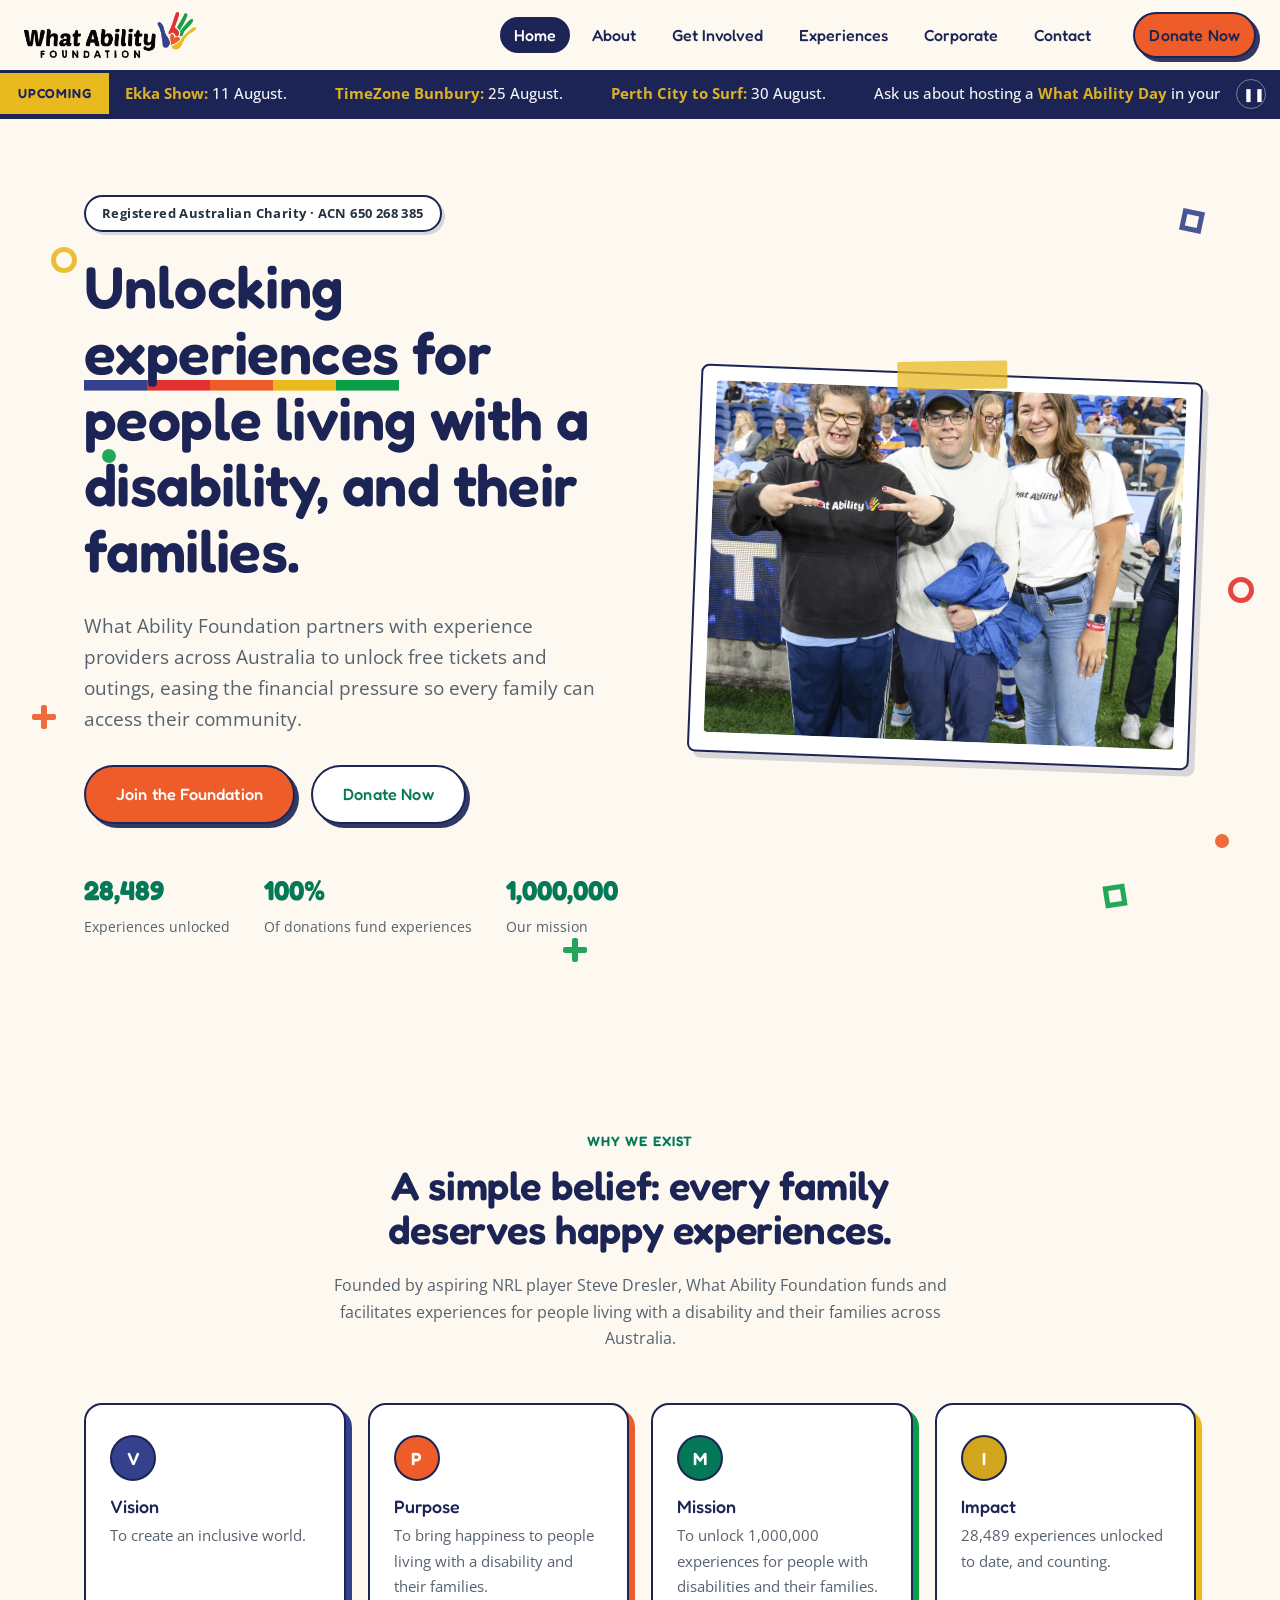
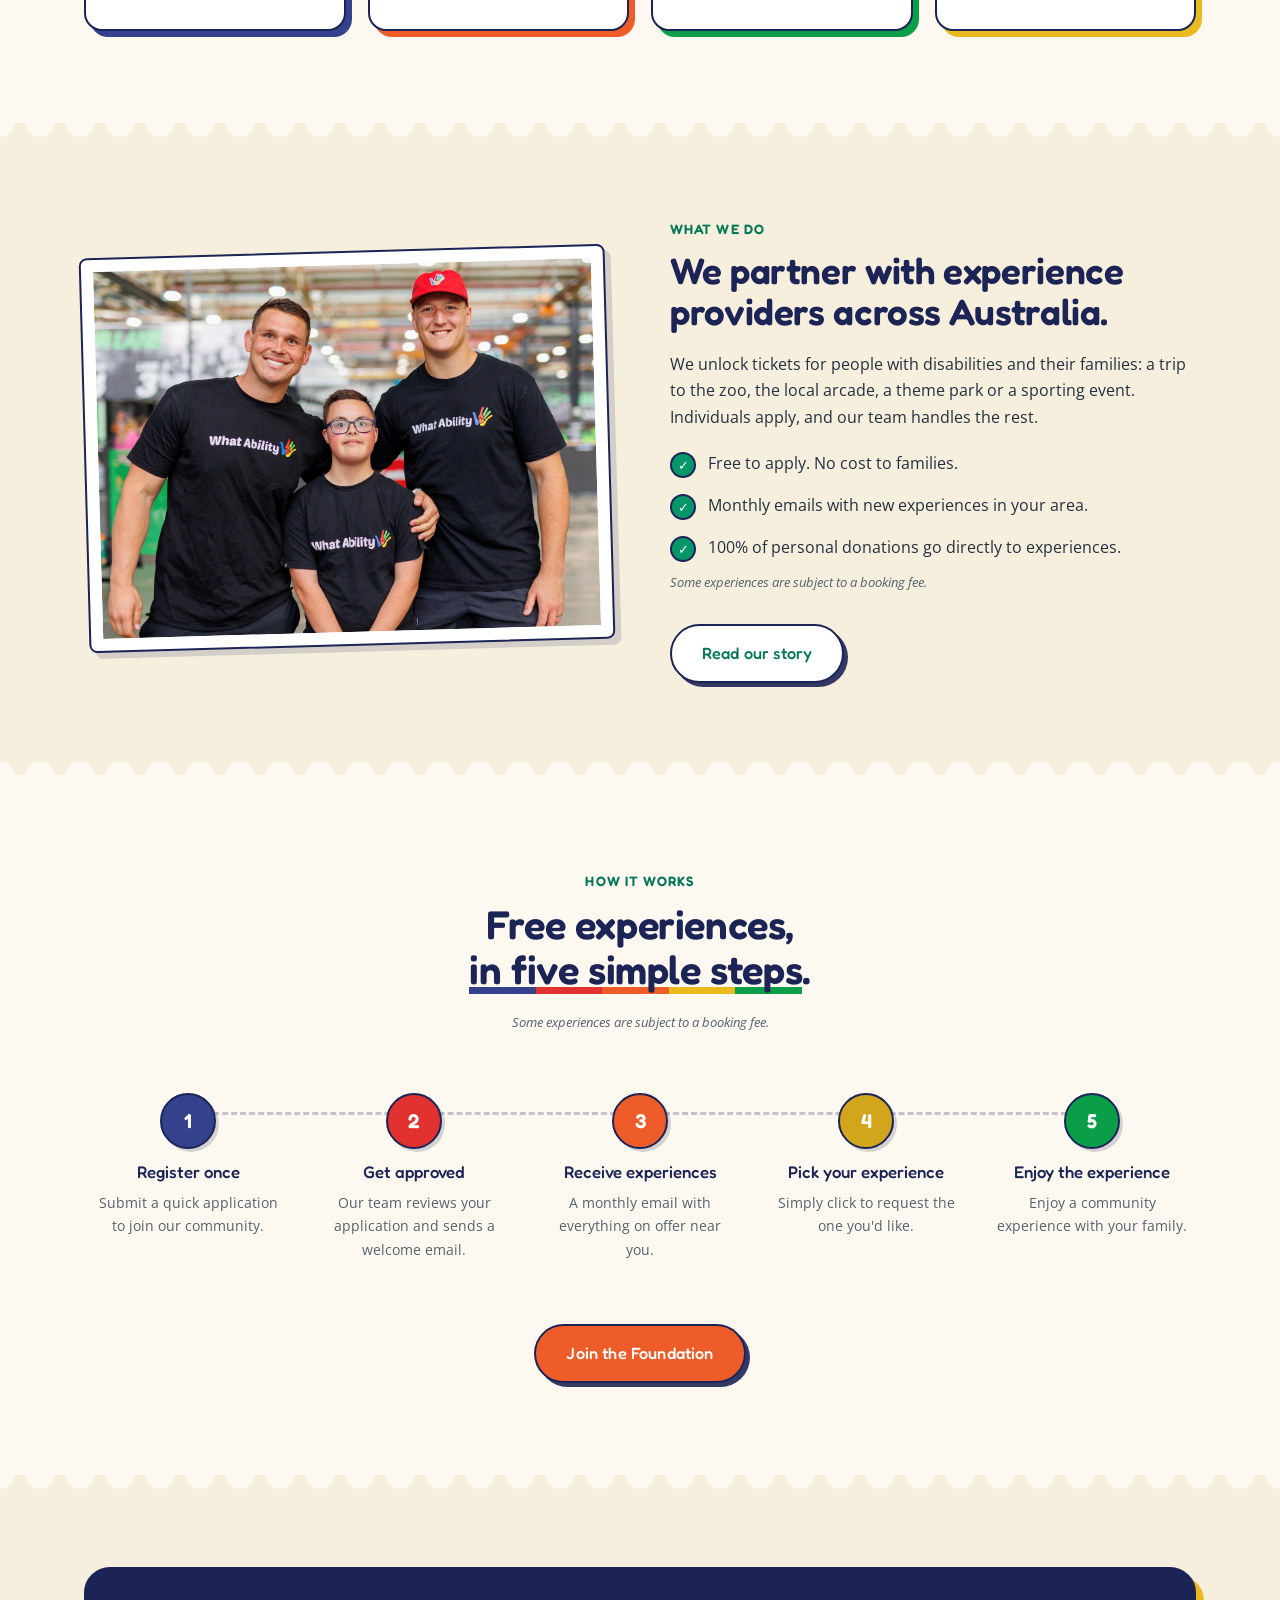
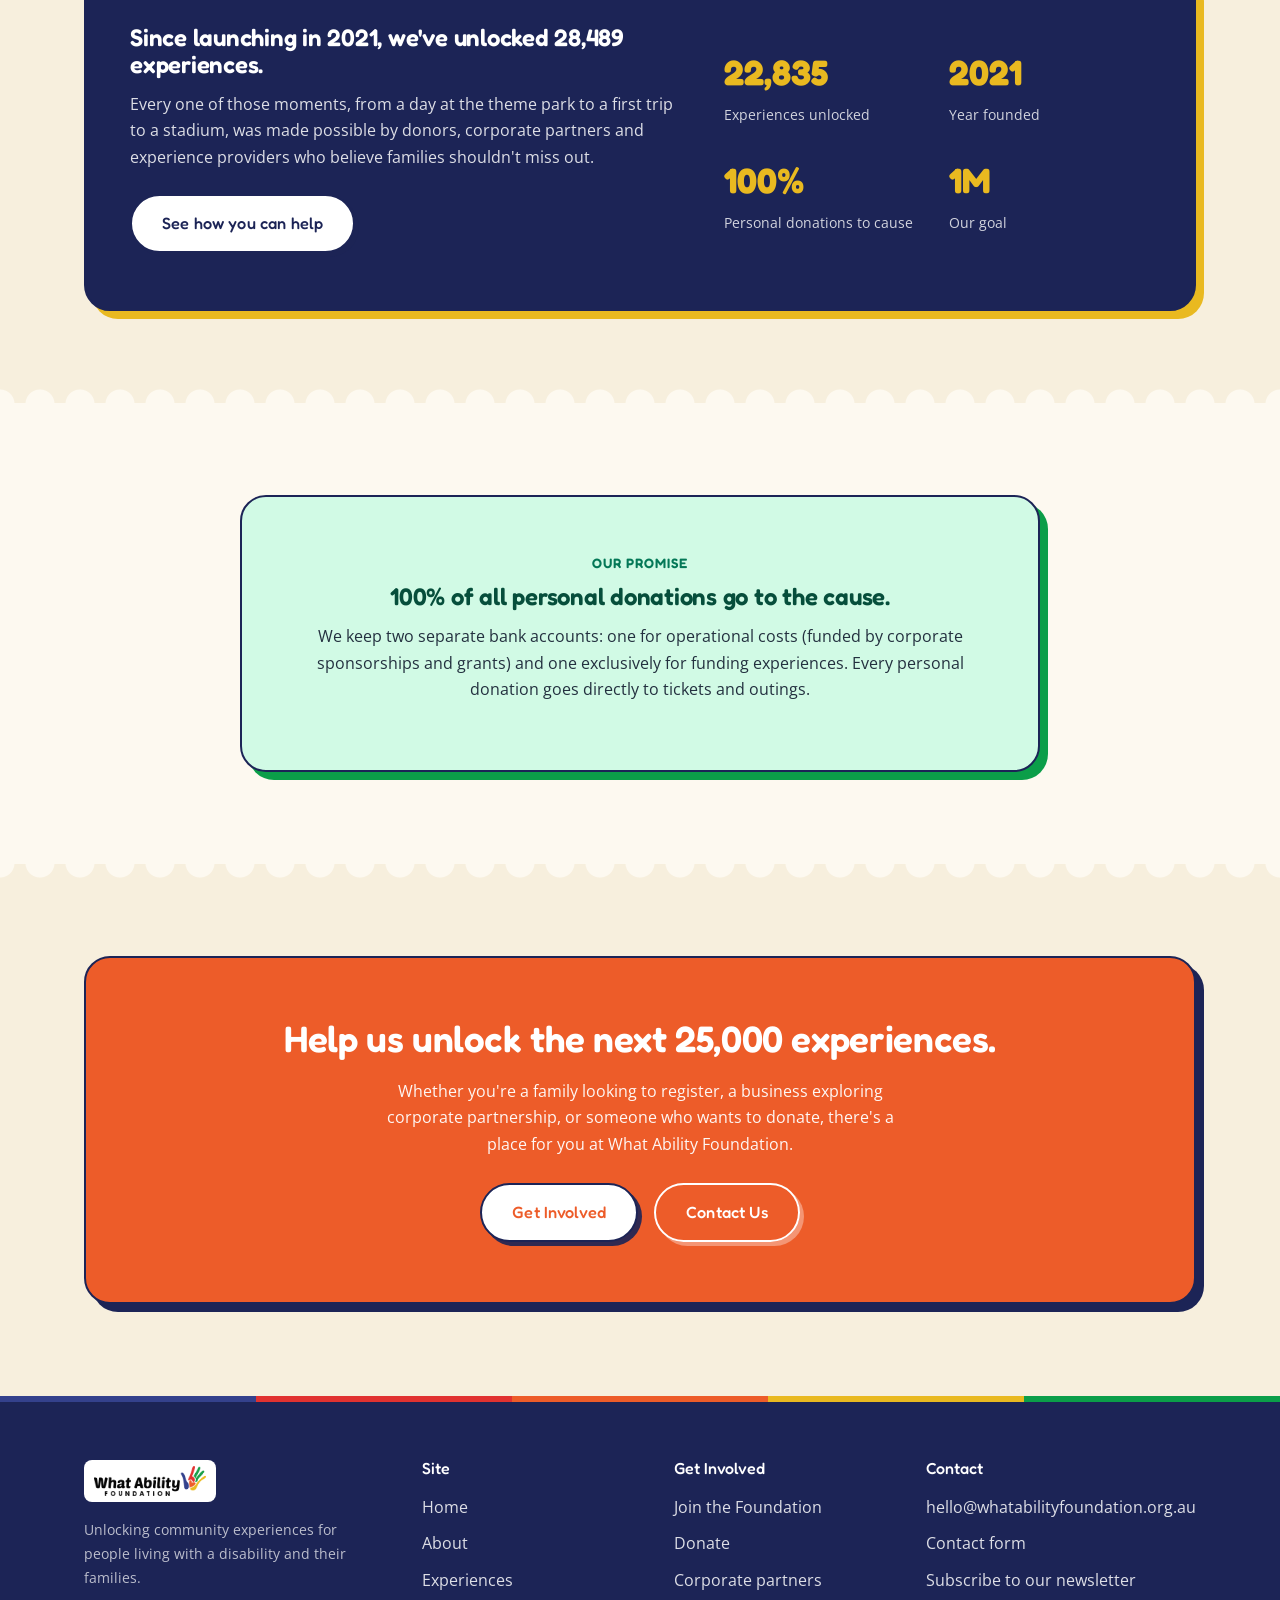
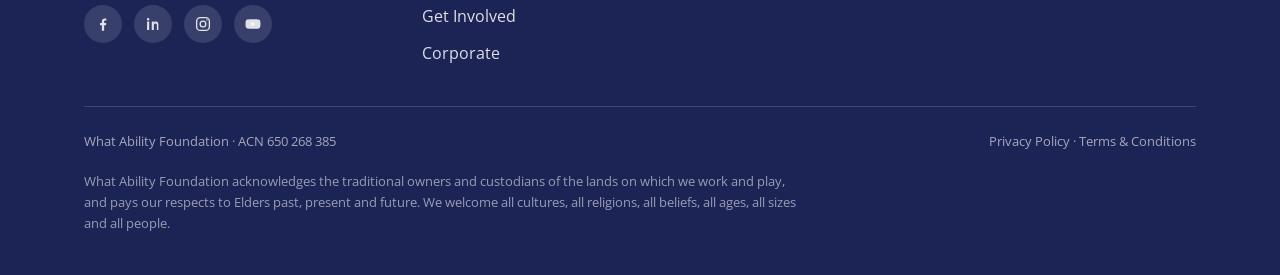
<file: Website-v2/index.html>
<!DOCTYPE html>
<html lang="en-AU">
<head>
<meta charset="UTF-8">
<meta name="viewport" content="width=device-width, initial-scale=1.0">
<title>What Ability Foundation | Unlocking Experiences</title>
<meta name="description" content="What Ability Foundation unlocks free community experiences for people living with a disability and their families across Australia. 100% of personal donations go to the cause.">
<link rel="preconnect" href="https://fonts.googleapis.com">
<link rel="preconnect" href="https://fonts.gstatic.com" crossorigin>
<link href="https://fonts.googleapis.com/css2?family=Fredoka:wght@400;500;600;700&family=Poppins:wght@600;700;800&family=Open+Sans:wght@400;500;600;700&display=swap" rel="stylesheet">
<link rel="icon" href="images/hand-icon.png" type="image/png">
<link rel="stylesheet" href="css/styles.css">
</head>
<body>
<a class="skip-link" href="#main">Skip to content</a>

<header class="site-header">
  <div class="header-inner">
    <a class="logo-link" href="index.html">
      <img src="images/logo-color.png" alt="What Ability Foundation logo">
    </a>
    <nav class="main-nav" aria-label="Primary">
      <ul>
        <li><a href="index.html" aria-current="page">Home</a></li>
        <li><a href="about.html">About</a></li>
        <li><a href="get-involved.html">Get Involved</a></li>
        <li><a href="experiences.html">Experiences</a></li>
        <li><a href="corporate.html">Corporate</a></li>
        <li><a href="contact.html">Contact</a></li>
      </ul>
      <a class="btn btn-primary" href="get-involved.html#donate">Donate Now</a>
    </nav>
    <button class="nav-toggle" aria-label="Open menu" aria-expanded="false">
      <svg viewBox="0 0 24 24" fill="none" stroke="currentColor" stroke-width="2"><line x1="3" y1="6" x2="21" y2="6"/><line x1="3" y1="12" x2="21" y2="12"/><line x1="3" y1="18" x2="21" y2="18"/></svg>
    </button>
  </div>

  <div class="events-ticker" role="region" aria-label="Upcoming events">
    <span class="ticker-label">Upcoming</span>
    <div class="ticker-track-wrap">
      <div class="ticker-track">
        <span><strong>Ekka Show:</strong> 11 August.</span>
        <span><strong>TimeZone Bunbury:</strong> 25 August.</span>
        <span><strong>Perth City to Surf:</strong> 30 August.</span>
        <span>Ask us about hosting a <strong>What Ability Day</strong> in your community.</span>
        <span><strong>28,489 experiences</strong> unlocked since 2021. Help us reach 1,000,000.</span>
        <span>Corporate partners, get in touch about 2026/27 sponsorship packages.</span>
        <!-- duplicate set for seamless loop -->
        <span><strong>Ekka Show:</strong> 11 August.</span>
        <span><strong>TimeZone Bunbury:</strong> 25 August.</span>
        <span><strong>Perth City to Surf:</strong> 30 August.</span>
        <span>Ask us about hosting a <strong>What Ability Day</strong> in your community.</span>
        <span><strong>28,489 experiences</strong> unlocked since 2021. Help us reach 1,000,000.</span>
        <span>Corporate partners, get in touch about 2026/27 sponsorship packages.</span>
      </div>
    </div>
    <button class="ticker-pause" aria-label="Pause events ticker">❚❚</button>
  </div>
</header>

<main id="main">

  <!-- HERO -->
  <section class="hero">
    <div class="hero-bg" aria-hidden="true">
      <span class="shape sh-ring float-1" style="top:14%; left:4%;"></span>
      <span class="shape sh-plus orange float-2" style="top:64%; left:2.5%;"></span>
      <span class="shape sh-dot green float-3" style="top:36%; left:8%;"></span>
      <span class="shape sh-square float-2" style="top:10%; right:6%;"></span>
      <span class="shape sh-dot orange float-1" style="top:78%; right:4%;"></span>
      <span class="shape sh-ring red float-3" style="top:50%; right:2%;"></span>
      <span class="shape sh-plus float-1" style="bottom:8%; left:44%;"></span>
      <span class="shape sh-square green float-3" style="bottom:14%; right:12%;"></span>
    </div>
    <div class="container hero-inner">
      <div>
        <span class="hero-eyebrow">Registered Australian Charity · ACN 650 268 385</span>
        <h1>Unlocking <span class="hl">experiences</span> for people living with a disability, and their families.</h1>
        <p class="lead">What Ability Foundation partners with experience providers across Australia to unlock free tickets and outings, easing the financial pressure so every family can access their community.</p>
        <div class="hero-actions">
          <a class="btn btn-primary" href="get-involved.html#register">Join the Foundation</a>
          <a class="btn btn-secondary" href="get-involved.html#donate">Donate Now</a>
        </div>
        <div class="hero-stats">
          <div><strong class="count-up" data-count="28489">28,489</strong><span>Experiences unlocked</span></div>
          <div><strong>100%</strong><span>Of donations fund experiences</span></div>
          <div><strong>1,000,000</strong><span>Our mission</span></div>
        </div>
      </div>
      <div class="hero-media">
        <div class="polaroid">
          <span class="tape" aria-hidden="true"></span>
          <img src="images/waratahs-round-07.jpg" alt="What Ability Foundation participants at the NSW Waratahs round 07 game">
        </div>
      </div>
    </div>
  </section>

  <!-- VISION / PURPOSE / MISSION / IMPACT -->
  <section class="section">
    <div class="container">
      <div class="section-head">
        <span class="eyebrow">Why we exist</span>
        <h2>A simple belief: every family deserves happy experiences.</h2>
        <p>Founded by aspiring NRL player Steve Dresler, What Ability Foundation funds and facilitates experiences for people living with a disability and their families across Australia.</p>
      </div>
      <div class="mission-grid">
        <div class="mission-card">
          <div class="icon icon-chambray">V</div>
          <h3>Vision</h3>
          <p>To create an inclusive world.</p>
        </div>
        <div class="mission-card">
          <div class="icon icon-orange">P</div>
          <h3>Purpose</h3>
          <p>To bring happiness to people living with a disability and their families.</p>
        </div>
        <div class="mission-card">
          <div class="icon icon-green">M</div>
          <h3>Mission</h3>
          <p>To unlock 1,000,000 experiences for people with disabilities and their families.</p>
        </div>
        <div class="mission-card">
          <div class="icon icon-gold">I</div>
          <h3>Impact</h3>
          <p>28,489 experiences unlocked to date, and counting.</p>
        </div>
      </div>
    </div>
  </section>

  <!-- WHAT WE DO -->
  <section class="section section-alt scalloped scalloped-bottom">
    <div class="container feature-split">
      <div class="feature-media">
        <img src="images/what-we-do.jpg" alt="What Ability Foundation participants enjoying a community experience together">
      </div>
      <div>
        <span class="eyebrow">What we do</span>
        <h2>We partner with experience providers across Australia.</h2>
        <p>We unlock tickets for people with disabilities and their families: a trip to the zoo, the local arcade, a theme park or a sporting event. Individuals apply, and our team handles the rest.</p>
        <ul class="feature-list">
          <li><span class="check">✓</span><span>Free to apply. No cost to families.</span></li>
          <li><span class="check">✓</span><span>Monthly emails with new experiences in your area.</span></li>
          <li><span class="check">✓</span><span>100% of personal donations go directly to experiences.</span></li>
        </ul>
        <p class="fineprint">Some experiences are subject to a booking fee.</p>
        <div class="hero-actions">
          <a class="btn btn-secondary" href="about.html#story">Read our story</a>
        </div>
      </div>
    </div>
  </section>

  <!-- HOW IT WORKS -->
  <section class="section">
    <div class="container">
      <div class="section-head">
        <span class="eyebrow">How it works</span>
        <h2>Free experiences,<br><span class="hl">in five simple steps</span>.</h2>
        <p class="fineprint">Some experiences are subject to a booking fee.</p>
      </div>
      <div class="steps">
        <div class="step-card"><div class="step-num">1</div><h3>Register once</h3><p>Submit a quick application to join our community.</p></div>
        <div class="step-card"><div class="step-num">2</div><h3>Get approved</h3><p>Our team reviews your application and sends a welcome email.</p></div>
        <div class="step-card"><div class="step-num">3</div><h3>Receive experiences</h3><p>A monthly email with everything on offer near you.</p></div>
        <div class="step-card"><div class="step-num">4</div><h3>Pick your experience</h3><p>Simply click to request the one you'd like.</p></div>
        <div class="step-card"><div class="step-num">5</div><h3>Enjoy the experience</h3><p>Enjoy a community experience with your family.</p></div>
      </div>
      <div style="text-align:center; margin-top:40px;">
        <a class="btn btn-primary" href="get-involved.html#register">Join the Foundation</a>
      </div>
    </div>
  </section>

  <!-- IMPACT BAND -->
  <section class="section section-alt scalloped scalloped-bottom">
    <div class="container">
      <div class="impact-band">
        <div>
          <h2>Since launching in 2021, we've unlocked 28,489 experiences.</h2>
          <p>Every one of those moments, from a day at the theme park to a first trip to a stadium, was made possible by donors, corporate partners and experience providers who believe families shouldn't miss out.</p>
          <a class="btn btn-secondary" style="margin-top:8px;" href="get-involved.html">See how you can help</a>
        </div>
        <div class="impact-numbers">
          <div><strong class="count-up" data-count="28489">28,489</strong><span>Experiences unlocked</span></div>
          <div><strong>2021</strong><span>Year founded</span></div>
          <div><strong>100%</strong><span>Personal donations to cause</span></div>
          <div><strong>1M</strong><span>Our goal</span></div>
        </div>
      </div>
    </div>
  </section>

  <!-- PROMISE -->
  <section class="section">
    <div class="container">
      <div class="promise-card">
        <span class="eyebrow">Our promise</span>
        <h2>100% of all personal donations go to the cause.</h2>
        <p>We keep two separate bank accounts: one for operational costs (funded by corporate sponsorships and grants) and one exclusively for funding experiences. Every personal donation goes directly to tickets and outings.</p>
      </div>
    </div>
  </section>

  <!-- CTA -->
  <section class="section section-alt scalloped">
    <div class="container">
      <div class="cta-band">
        <h2>Help us unlock the next 25,000 experiences.</h2>
        <p>Whether you're a family looking to register, a business exploring corporate partnership, or someone who wants to donate, there's a place for you at What Ability Foundation.</p>
        <div class="cta-actions">
          <a class="btn btn-secondary" href="get-involved.html">Get Involved</a>
          <a class="btn btn-ghost" href="contact.html">Contact Us</a>
        </div>
      </div>
    </div>
  </section>

</main>

<footer class="site-footer">
  <div class="container">
    <div class="footer-grid">
      <div class="footer-about">
        <img class="footer-logo" src="images/logo-color.png" alt="What Ability Foundation logo">
        <p>Unlocking community experiences for people living with a disability and their families.</p>
        <div class="social-row">
          <a href="https://www.facebook.com/Whatabilityfoundation/" aria-label="Facebook"><svg viewBox="0 0 24 24" fill="currentColor"><path d="M13.5 21v-7.44h2.5l.37-2.9h-2.87V8.84c0-.84.23-1.41 1.44-1.41h1.54V4.84c-.27-.04-1.18-.11-2.24-.11-2.22 0-3.74 1.35-3.74 3.84v2.14H8v2.9h2.5V21h3z"/></svg></a>
          <a href="https://www.linkedin.com/company/what-ability-foundation/" aria-label="LinkedIn"><svg viewBox="0 0 24 24" fill="currentColor"><path d="M6.94 8.5H4.1V20h2.84V8.5zM5.52 4a1.65 1.65 0 1 0 0 3.3 1.65 1.65 0 0 0 0-3.3zM20 20h-2.83v-5.6c0-1.34-.03-3.06-1.87-3.06-1.87 0-2.16 1.46-2.16 2.96V20H10.3V8.5h2.72v1.57h.04c.38-.72 1.3-1.48 2.68-1.48 2.87 0 3.4 1.89 3.4 4.35V20z"/></svg></a>
          <a href="https://www.instagram.com/whatabilityfoundation" aria-label="Instagram"><svg viewBox="0 0 24 24" fill="none" stroke="currentColor" stroke-width="1.8" stroke-linecap="round" stroke-linejoin="round"><rect x="3.5" y="3.5" width="17" height="17" rx="5"/><circle cx="12" cy="12" r="3.8"/><circle cx="17.3" cy="6.7" r=".9" fill="currentColor" stroke="none"/></svg></a>
          <a href="https://www.youtube.com/@WhatAbilityFoundation/featured" aria-label="YouTube"><svg viewBox="0 0 24 24" fill="currentColor"><path d="M22 12c0-1.4-.1-2.8-.4-4.1a2.6 2.6 0 0 0-1.8-1.8C18 5.6 12 5.6 12 5.6s-6 0-7.8.5c-.9.2-1.6.9-1.8 1.8C2.1 9.2 2 10.6 2 12s.1 2.8.4 4.1c.2.9.9 1.6 1.8 1.8 1.8.5 7.8.5 7.8.5s6 0 7.8-.5c.9-.2 1.6-.9 1.8-1.8.3-1.3.4-2.7.4-4.1z"/><path d="M10 9.3v5.4l4.7-2.7z" fill="#fff"/></svg></a>
        </div>
      </div>
      <div>
        <h4>Site</h4>
        <ul>
          <li><a href="index.html">Home</a></li>
          <li><a href="about.html">About</a></li>
          <li><a href="experiences.html">Experiences</a></li>
          <li><a href="get-involved.html">Get Involved</a></li>
          <li><a href="corporate.html">Corporate</a></li>
        </ul>
      </div>
      <div>
        <h4>Get Involved</h4>
        <ul>
          <li><a href="get-involved.html#register">Join the Foundation</a></li>
          <li><a href="get-involved.html#donate">Donate</a></li>
          <li><a href="get-involved.html#partner">Corporate partners</a></li>
        </ul>
      </div>
      <div>
        <h4>Contact</h4>
        <ul>
          <li><a href="mailto:hello@whatabilityfoundation.org.au">hello@whatabilityfoundation.org.au</a></li>
          <li><a href="contact.html">Contact form</a></li>
          <li><a href="https://whatabilityfoundation.supporterhub.net.au/pages/expression-of-interest-copy" target="_blank" rel="noopener">Subscribe to our newsletter</a></li>
        </ul>
      </div>
    </div>
    <div class="footer-bottom">
      <span>What Ability Foundation · ACN 650 268 385</span>
      <span><a href="#">Privacy Policy</a> · <a href="#">Terms &amp; Conditions</a></span>
    </div>
    <p class="acknowledgement">What Ability Foundation acknowledges the traditional owners and custodians of the lands on which we work and play, and pays our respects to Elders past, present and future. We welcome all cultures, all religions, all beliefs, all ages, all sizes and all people.</p>
  </div>
</footer>

<script src="js/script.js"></script>
</body>
</html>
</file>
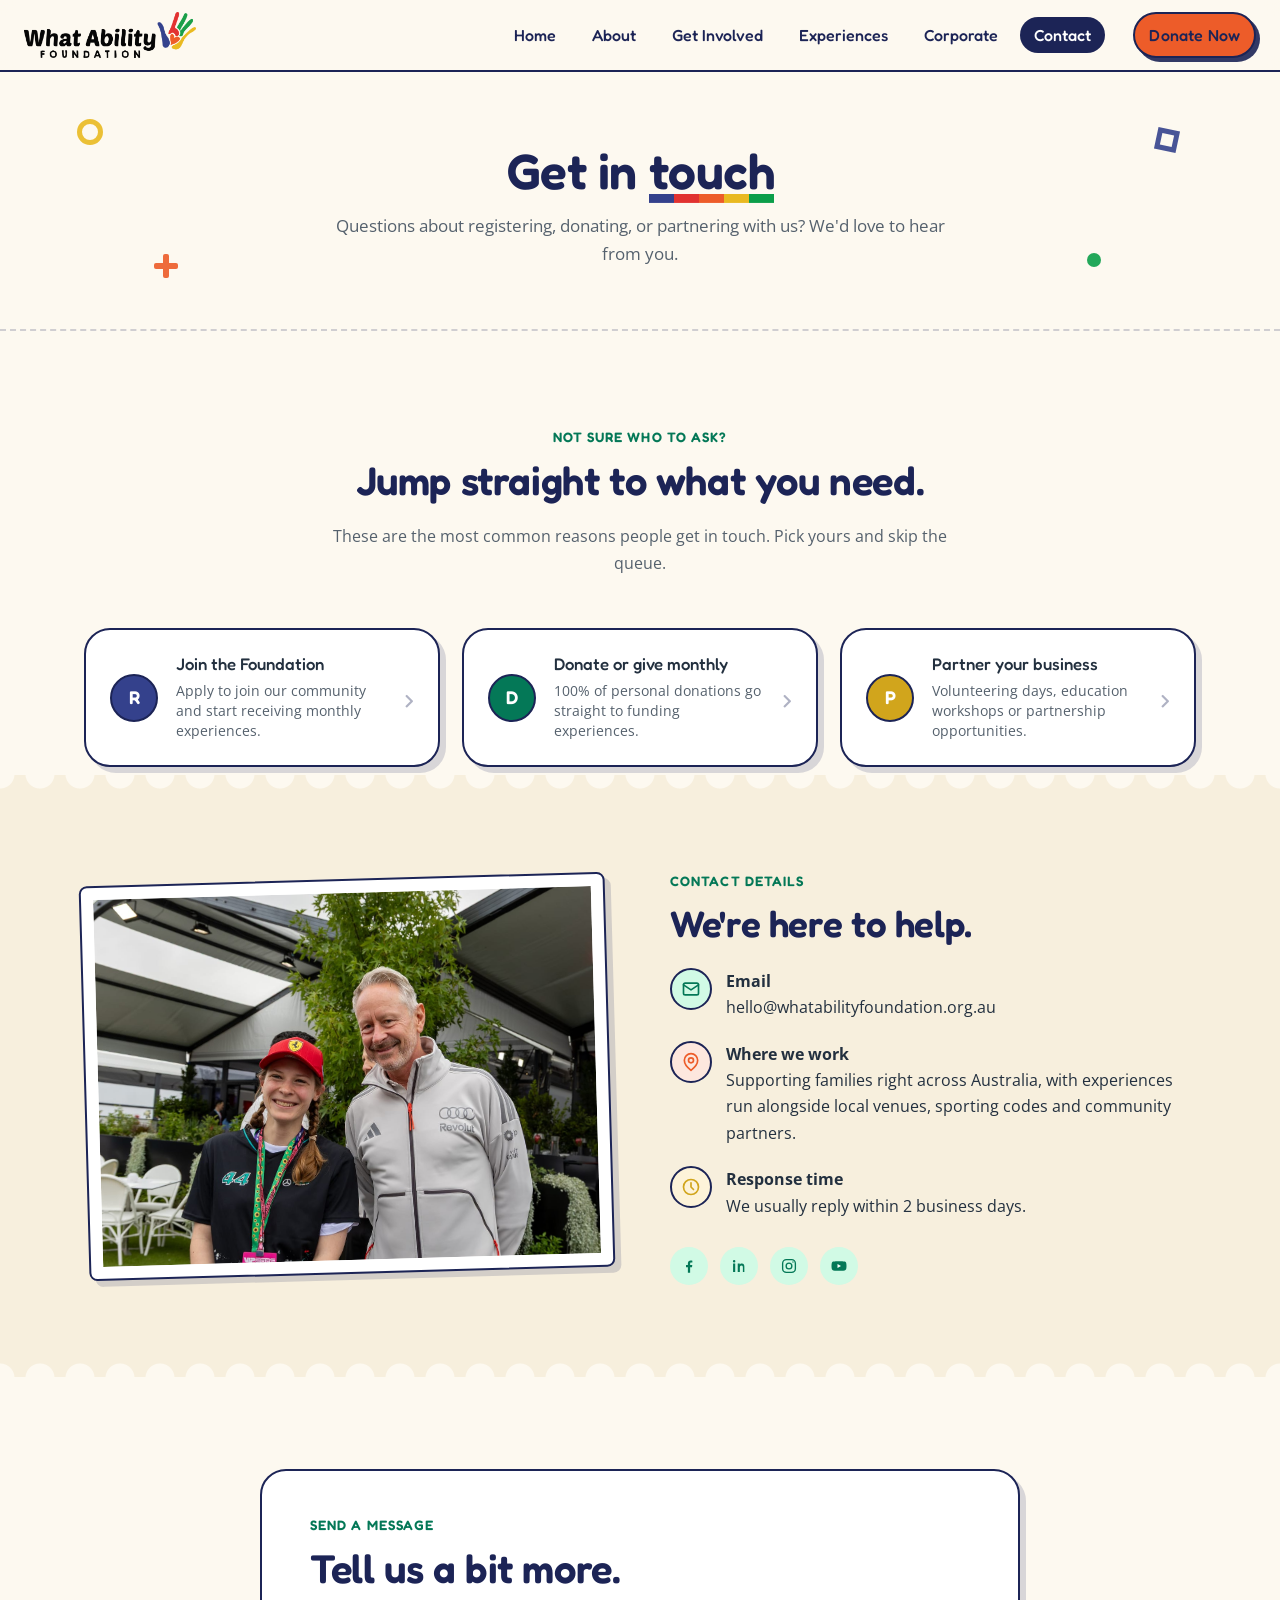
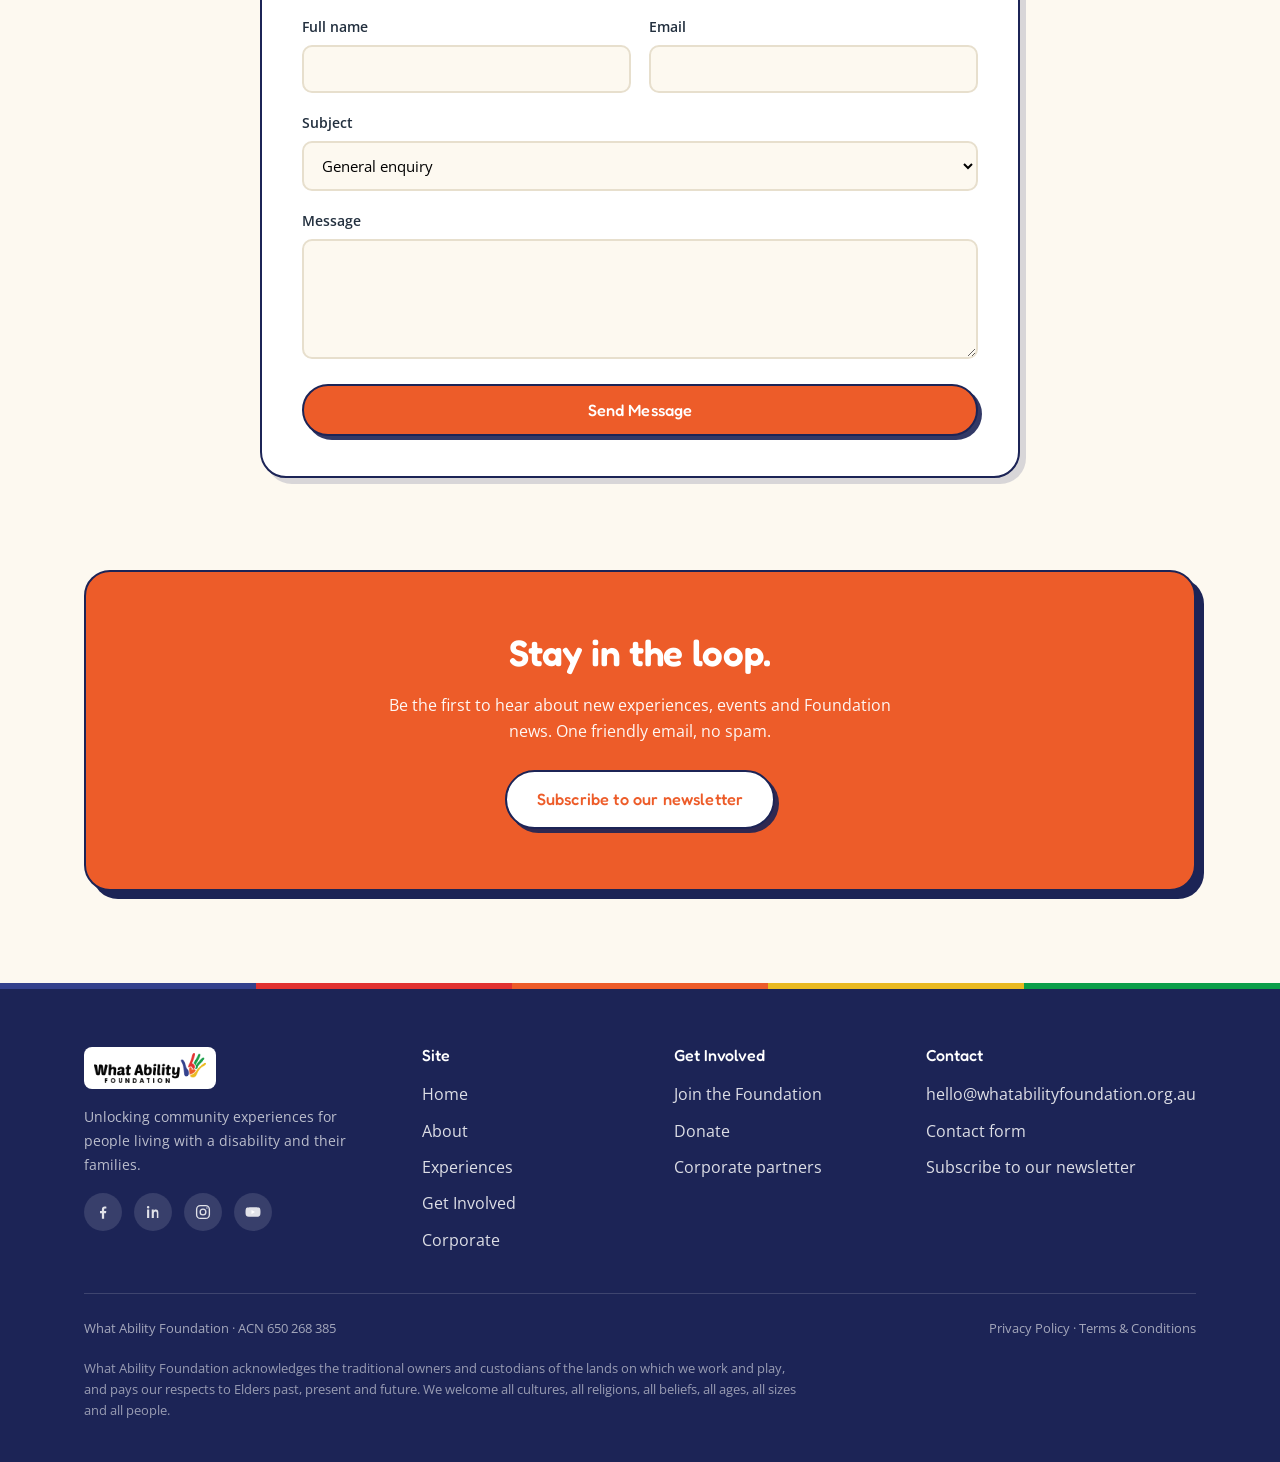
<file: Website-v2/contact.html>
<!DOCTYPE html>
<html lang="en-AU">
<head>
<meta charset="UTF-8">
<meta name="viewport" content="width=device-width, initial-scale=1.0">
<title>Contact Us | What Ability Foundation</title>
<meta name="description" content="Get in touch with What Ability Foundation for questions, partnerships, media or general enquiries.">
<link rel="preconnect" href="https://fonts.googleapis.com">
<link rel="preconnect" href="https://fonts.gstatic.com" crossorigin>
<link href="https://fonts.googleapis.com/css2?family=Fredoka:wght@400;500;600;700&family=Poppins:wght@600;700;800&family=Open+Sans:wght@400;500;600;700&display=swap" rel="stylesheet">
<link rel="icon" href="images/hand-icon.png" type="image/png">
<link rel="stylesheet" href="css/styles.css">
</head>
<body>
<a class="skip-link" href="#main">Skip to content</a>

<header class="site-header">
  <div class="header-inner">
    <a class="logo-link" href="index.html">
      <img src="images/logo-color.png" alt="What Ability Foundation logo">
    </a>
    <nav class="main-nav" aria-label="Primary">
      <ul>
        <li><a href="index.html">Home</a></li>
        <li><a href="about.html">About</a></li>
        <li><a href="get-involved.html">Get Involved</a></li>
        <li><a href="experiences.html">Experiences</a></li>
        <li><a href="corporate.html">Corporate</a></li>
        <li><a href="contact.html" aria-current="page">Contact</a></li>
      </ul>
      <a class="btn btn-primary" href="get-involved.html#donate">Donate Now</a>
    </nav>
    <button class="nav-toggle" aria-label="Open menu" aria-expanded="false">
      <svg viewBox="0 0 24 24" fill="none" stroke="currentColor" stroke-width="2"><line x1="3" y1="6" x2="21" y2="6"/><line x1="3" y1="12" x2="21" y2="12"/><line x1="3" y1="18" x2="21" y2="18"/></svg>
    </button>
  </div>
</header>

<main id="main">

  <section class="page-hero">
    <span class="shape sh-ring float-1" style="top:18%; left:6%;" aria-hidden="true"></span>
    <span class="shape sh-plus orange float-2" style="bottom:20%; left:12%;" aria-hidden="true"></span>
    <span class="shape sh-square float-3" style="top:22%; right:8%;" aria-hidden="true"></span>
    <span class="shape sh-dot green float-1" style="bottom:24%; right:14%;" aria-hidden="true"></span>
    <div class="container">
      <h1>Get in <span class="hl">touch</span></h1>
      <p>Questions about registering, donating, or partnering with us? We'd love to hear from you.</p>
    </div>
  </section>

  <!-- QUICK LINKS -->
  <section class="section" style="padding-bottom:8px;">
    <div class="container">
      <div class="section-head">
        <span class="eyebrow">Not sure who to ask?</span>
        <h2>Jump straight to what you need.</h2>
        <p>These are the most common reasons people get in touch. Pick yours and skip the queue.</p>
      </div>
      <div class="quicklink-grid">
        <a class="quicklink-card" href="get-involved.html#register">
          <div class="icon icon-chambray">R</div>
          <div class="quicklink-text">
            <h3>Join the Foundation</h3>
            <p>Apply to join our community and start receiving monthly experiences.</p>
          </div>
          <span class="chevron" aria-hidden="true">&rsaquo;</span>
        </a>
        <a class="quicklink-card" href="get-involved.html#donate">
          <div class="icon icon-green">D</div>
          <div class="quicklink-text">
            <h3>Donate or give monthly</h3>
            <p>100% of personal donations go straight to funding experiences.</p>
          </div>
          <span class="chevron" aria-hidden="true">&rsaquo;</span>
        </a>
        <a class="quicklink-card" href="get-involved.html#partner">
          <div class="icon icon-gold">P</div>
          <div class="quicklink-text">
            <h3>Partner your business</h3>
            <p>Volunteering days, education workshops or partnership opportunities.</p>
          </div>
          <span class="chevron" aria-hidden="true">&rsaquo;</span>
        </a>
      </div>
    </div>
  </section>

  <!-- CONTACT DETAILS -->
  <section class="section section-alt scalloped scalloped-bottom">
    <div class="container feature-split">
      <div class="feature-media">
        <img src="images/contact-visual.jpg" alt="A What Ability participant enjoying a trackside experience">
      </div>
      <div>
        <span class="eyebrow">Contact details</span>
        <h2>We're here to help.</h2>
        <div class="contact-info" style="margin-top:24px;">
          <div class="item">
            <div class="icon"><svg viewBox="0 0 24 24" fill="none" stroke="currentColor" stroke-width="2" stroke-linecap="round" stroke-linejoin="round"><rect x="3" y="5" width="18" height="14" rx="2"/><path d="m3 7 9 6 9-6"/></svg></div>
            <div><strong>Email</strong><br><a href="mailto:hello@whatabilityfoundation.org.au">hello@whatabilityfoundation.org.au</a></div>
          </div>
          <div class="item">
            <div class="icon icon-orange-bg"><svg viewBox="0 0 24 24" fill="none" stroke="currentColor" stroke-width="2" stroke-linecap="round" stroke-linejoin="round"><path d="M20 10c0 6-8 12-8 12s-8-6-8-12a8 8 0 0 1 16 0Z"/><circle cx="12" cy="10" r="3"/></svg></div>
            <div><strong>Where we work</strong><br>Supporting families right across Australia, with experiences run alongside local venues, sporting codes and community partners.</div>
          </div>
          <div class="item">
            <div class="icon icon-gold-bg"><svg viewBox="0 0 24 24" fill="none" stroke="currentColor" stroke-width="2" stroke-linecap="round" stroke-linejoin="round"><circle cx="12" cy="12" r="9"/><path d="M12 7v5l3 3"/></svg></div>
            <div><strong>Response time</strong><br>We usually reply within 2 business days.</div>
          </div>
        </div>
        <div class="social-row" style="margin-top:28px;">
          <a href="https://www.facebook.com/Whatabilityfoundation/" aria-label="Facebook" style="background:var(--teal-100); color:var(--teal-700);"><svg viewBox="0 0 24 24" fill="currentColor"><path d="M13.5 21v-7.44h2.5l.37-2.9h-2.87V8.84c0-.84.23-1.41 1.44-1.41h1.54V4.84c-.27-.04-1.18-.11-2.24-.11-2.22 0-3.74 1.35-3.74 3.84v2.14H8v2.9h2.5V21h3z"/></svg></a>
          <a href="https://www.linkedin.com/company/what-ability-foundation/" aria-label="LinkedIn" style="background:var(--teal-100); color:var(--teal-700);"><svg viewBox="0 0 24 24" fill="currentColor"><path d="M6.94 8.5H4.1V20h2.84V8.5zM5.52 4a1.65 1.65 0 1 0 0 3.3 1.65 1.65 0 0 0 0-3.3zM20 20h-2.83v-5.6c0-1.34-.03-3.06-1.87-3.06-1.87 0-2.16 1.46-2.16 2.96V20H10.3V8.5h2.72v1.57h.04c.38-.72 1.3-1.48 2.68-1.48 2.87 0 3.4 1.89 3.4 4.35V20z"/></svg></a>
          <a href="https://www.instagram.com/whatabilityfoundation" aria-label="Instagram" style="background:var(--teal-100); color:var(--teal-700);"><svg viewBox="0 0 24 24" fill="none" stroke="currentColor" stroke-width="1.8" stroke-linecap="round" stroke-linejoin="round"><rect x="3.5" y="3.5" width="17" height="17" rx="5"/><circle cx="12" cy="12" r="3.8"/><circle cx="17.3" cy="6.7" r=".9" fill="currentColor" stroke="none"/></svg></a>
          <a href="https://www.youtube.com/@WhatAbilityFoundation/featured" aria-label="YouTube" style="background:var(--teal-100); color:var(--teal-700);"><svg viewBox="0 0 24 24" fill="currentColor"><path d="M22 12c0-1.4-.1-2.8-.4-4.1a2.6 2.6 0 0 0-1.8-1.8C18 5.6 12 5.6 12 5.6s-6 0-7.8.5c-.9.2-1.6.9-1.8 1.8C2.1 9.2 2 10.6 2 12s.1 2.8.4 4.1c.2.9.9 1.6 1.8 1.8 1.8.5 7.8.5 7.8.5s6 0 7.8-.5c.9-.2 1.6-.9 1.8-1.8.3-1.3.4-2.7.4-4.1z"/><path d="M10 9.3v5.4l4.7-2.7z" fill="#fff"/></svg></a>
        </div>
      </div>
    </div>
  </section>

  <!-- MESSAGE FORM -->
  <section class="section">
    <div class="container">
      <div class="form-card" style="max-width:760px; margin:0 auto;">
        <div class="section-head" style="text-align:left; margin-bottom:24px;">
          <span class="eyebrow">Send a message</span>
          <h2 style="margin-bottom:0;">Tell us a bit more.</h2>
        </div>
        <form data-demo-form>
          <div class="form-grid">
            <div><label for="c-name">Full name</label><input id="c-name" name="name" type="text" required></div>
            <div><label for="c-email">Email</label><input id="c-email" name="email" type="email" required></div>
            <div class="full"><label for="c-subject">Subject</label>
              <select id="c-subject" name="subject">
                <option>General enquiry</option>
                <option>Register my interest</option>
                <option>Donation</option>
                <option>Corporate partnership</option>
                <option>Media</option>
              </select>
            </div>
            <div class="full"><label for="c-message">Message</label><textarea id="c-message" name="message" required></textarea></div>
          </div>
          <button class="btn btn-primary btn-block" style="margin-top:18px;" type="submit">Send Message</button>
          <p class="form-note" role="status" style="display:none; margin-top:14px; color:var(--teal-700); font-weight:600;"></p>
        </form>
      </div>
    </div>
  </section>

  <!-- NEWSLETTER -->
  <section class="section" style="padding-top:0;">
    <div class="container">
      <div class="cta-band">
        <h2>Stay in the loop.</h2>
        <p>Be the first to hear about new experiences, events and Foundation news. One friendly email, no spam.</p>
        <div class="cta-actions">
          <a class="btn btn-secondary" href="https://whatabilityfoundation.supporterhub.net.au/pages/expression-of-interest-copy" target="_blank" rel="noopener">Subscribe to our newsletter</a>
        </div>
      </div>
    </div>
  </section>

</main>

<footer class="site-footer">
  <div class="container">
    <div class="footer-grid">
      <div class="footer-about">
        <img class="footer-logo" src="images/logo-color.png" alt="What Ability Foundation logo">
        <p>Unlocking community experiences for people living with a disability and their families.</p>
        <div class="social-row">
          <a href="https://www.facebook.com/Whatabilityfoundation/" aria-label="Facebook"><svg viewBox="0 0 24 24" fill="currentColor"><path d="M13.5 21v-7.44h2.5l.37-2.9h-2.87V8.84c0-.84.23-1.41 1.44-1.41h1.54V4.84c-.27-.04-1.18-.11-2.24-.11-2.22 0-3.74 1.35-3.74 3.84v2.14H8v2.9h2.5V21h3z"/></svg></a>
          <a href="https://www.linkedin.com/company/what-ability-foundation/" aria-label="LinkedIn"><svg viewBox="0 0 24 24" fill="currentColor"><path d="M6.94 8.5H4.1V20h2.84V8.5zM5.52 4a1.65 1.65 0 1 0 0 3.3 1.65 1.65 0 0 0 0-3.3zM20 20h-2.83v-5.6c0-1.34-.03-3.06-1.87-3.06-1.87 0-2.16 1.46-2.16 2.96V20H10.3V8.5h2.72v1.57h.04c.38-.72 1.3-1.48 2.68-1.48 2.87 0 3.4 1.89 3.4 4.35V20z"/></svg></a>
          <a href="https://www.instagram.com/whatabilityfoundation" aria-label="Instagram"><svg viewBox="0 0 24 24" fill="none" stroke="currentColor" stroke-width="1.8" stroke-linecap="round" stroke-linejoin="round"><rect x="3.5" y="3.5" width="17" height="17" rx="5"/><circle cx="12" cy="12" r="3.8"/><circle cx="17.3" cy="6.7" r=".9" fill="currentColor" stroke="none"/></svg></a>
          <a href="https://www.youtube.com/@WhatAbilityFoundation/featured" aria-label="YouTube"><svg viewBox="0 0 24 24" fill="currentColor"><path d="M22 12c0-1.4-.1-2.8-.4-4.1a2.6 2.6 0 0 0-1.8-1.8C18 5.6 12 5.6 12 5.6s-6 0-7.8.5c-.9.2-1.6.9-1.8 1.8C2.1 9.2 2 10.6 2 12s.1 2.8.4 4.1c.2.9.9 1.6 1.8 1.8 1.8.5 7.8.5 7.8.5s6 0 7.8-.5c.9-.2 1.6-.9 1.8-1.8.3-1.3.4-2.7.4-4.1z"/><path d="M10 9.3v5.4l4.7-2.7z" fill="#fff"/></svg></a>
        </div>
      </div>
      <div>
        <h4>Site</h4>
        <ul>
          <li><a href="index.html">Home</a></li>
          <li><a href="about.html">About</a></li>
          <li><a href="experiences.html">Experiences</a></li>
          <li><a href="get-involved.html">Get Involved</a></li>
          <li><a href="corporate.html">Corporate</a></li>
        </ul>
      </div>
      <div>
        <h4>Get Involved</h4>
        <ul>
          <li><a href="get-involved.html#register">Join the Foundation</a></li>
          <li><a href="get-involved.html#donate">Donate</a></li>
          <li><a href="get-involved.html#partner">Corporate partners</a></li>
        </ul>
      </div>
      <div>
        <h4>Contact</h4>
        <ul>
          <li><a href="mailto:hello@whatabilityfoundation.org.au">hello@whatabilityfoundation.org.au</a></li>
          <li><a href="contact.html">Contact form</a></li>
          <li><a href="https://whatabilityfoundation.supporterhub.net.au/pages/expression-of-interest-copy" target="_blank" rel="noopener">Subscribe to our newsletter</a></li>
        </ul>
      </div>
    </div>
    <div class="footer-bottom">
      <span>What Ability Foundation · ACN 650 268 385</span>
      <span><a href="#">Privacy Policy</a> · <a href="#">Terms &amp; Conditions</a></span>
    </div>
    <p class="acknowledgement">What Ability Foundation acknowledges the traditional owners and custodians of the lands on which we work and play, and pays our respects to Elders past, present and future. We welcome all cultures, all religions, all beliefs, all ages, all sizes and all people.</p>
  </div>
</footer>

<script src="js/script.js"></script>
</body>
</html>
</file>
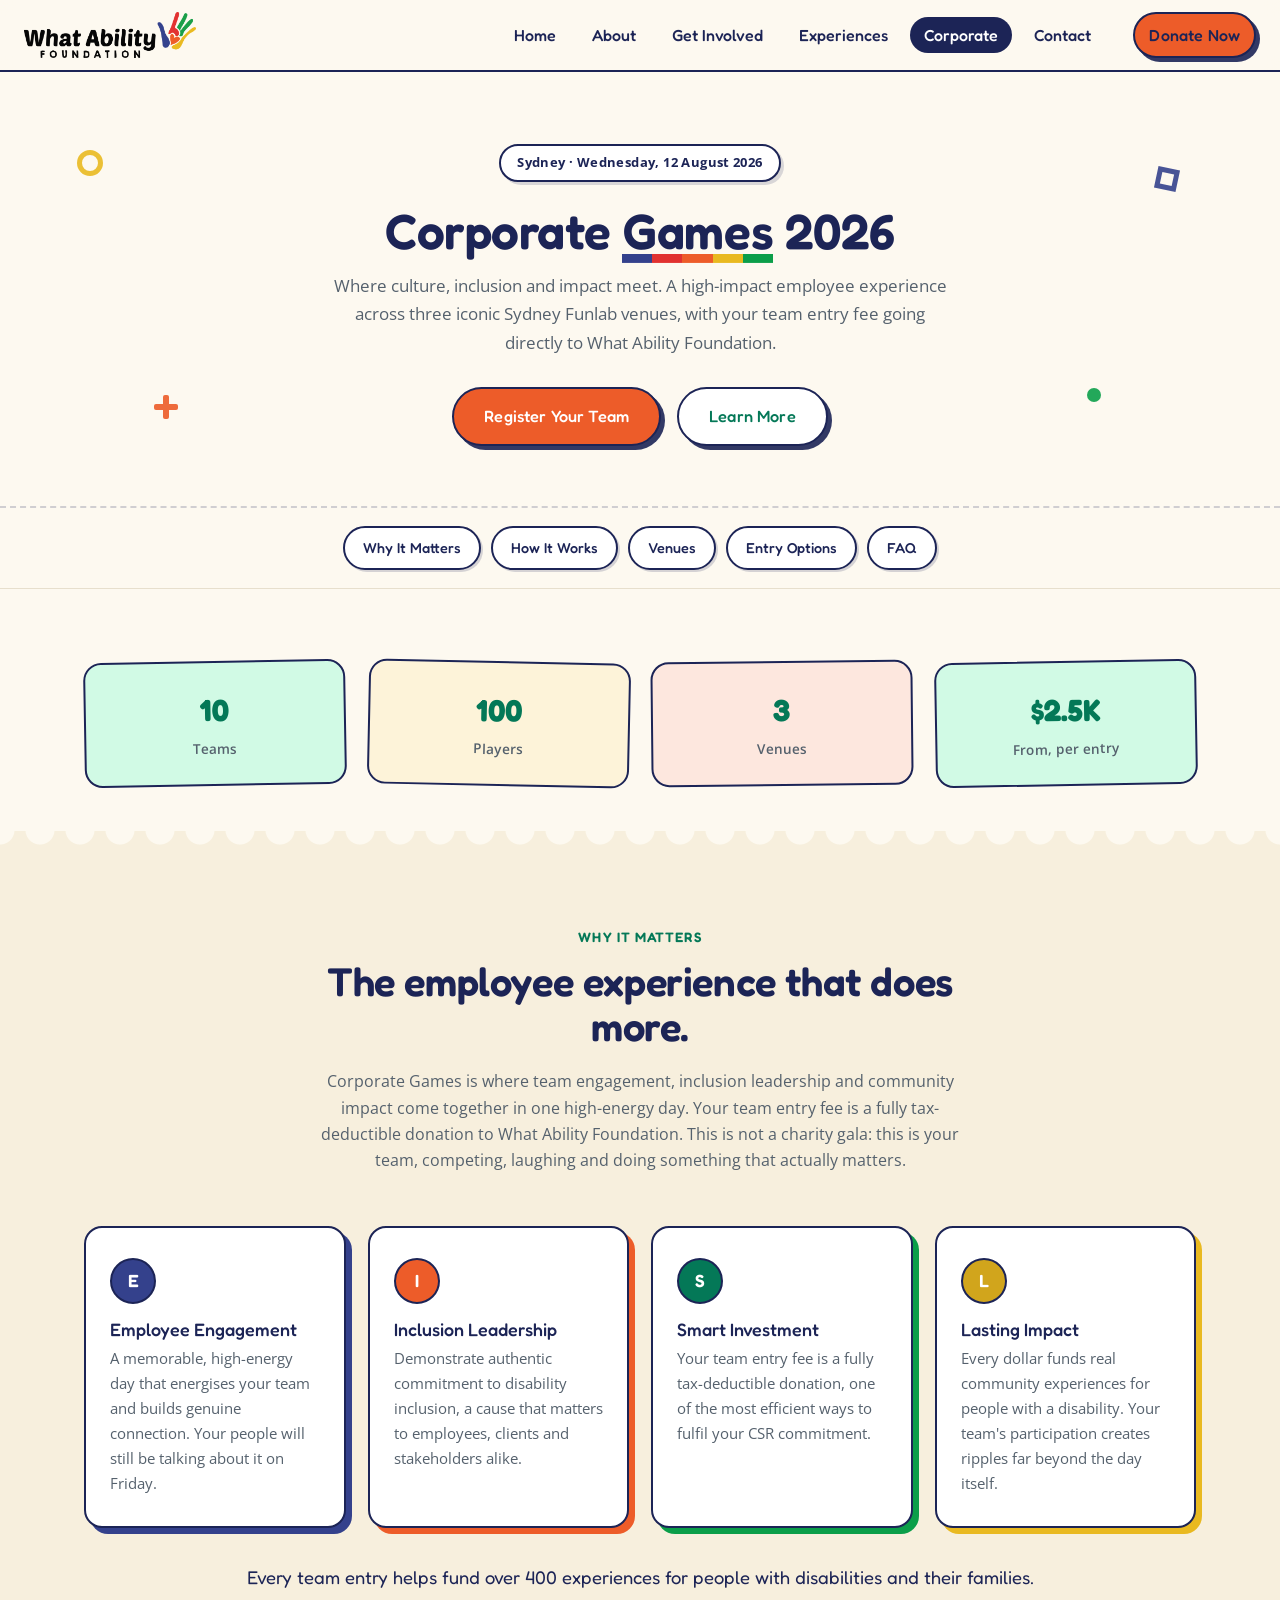
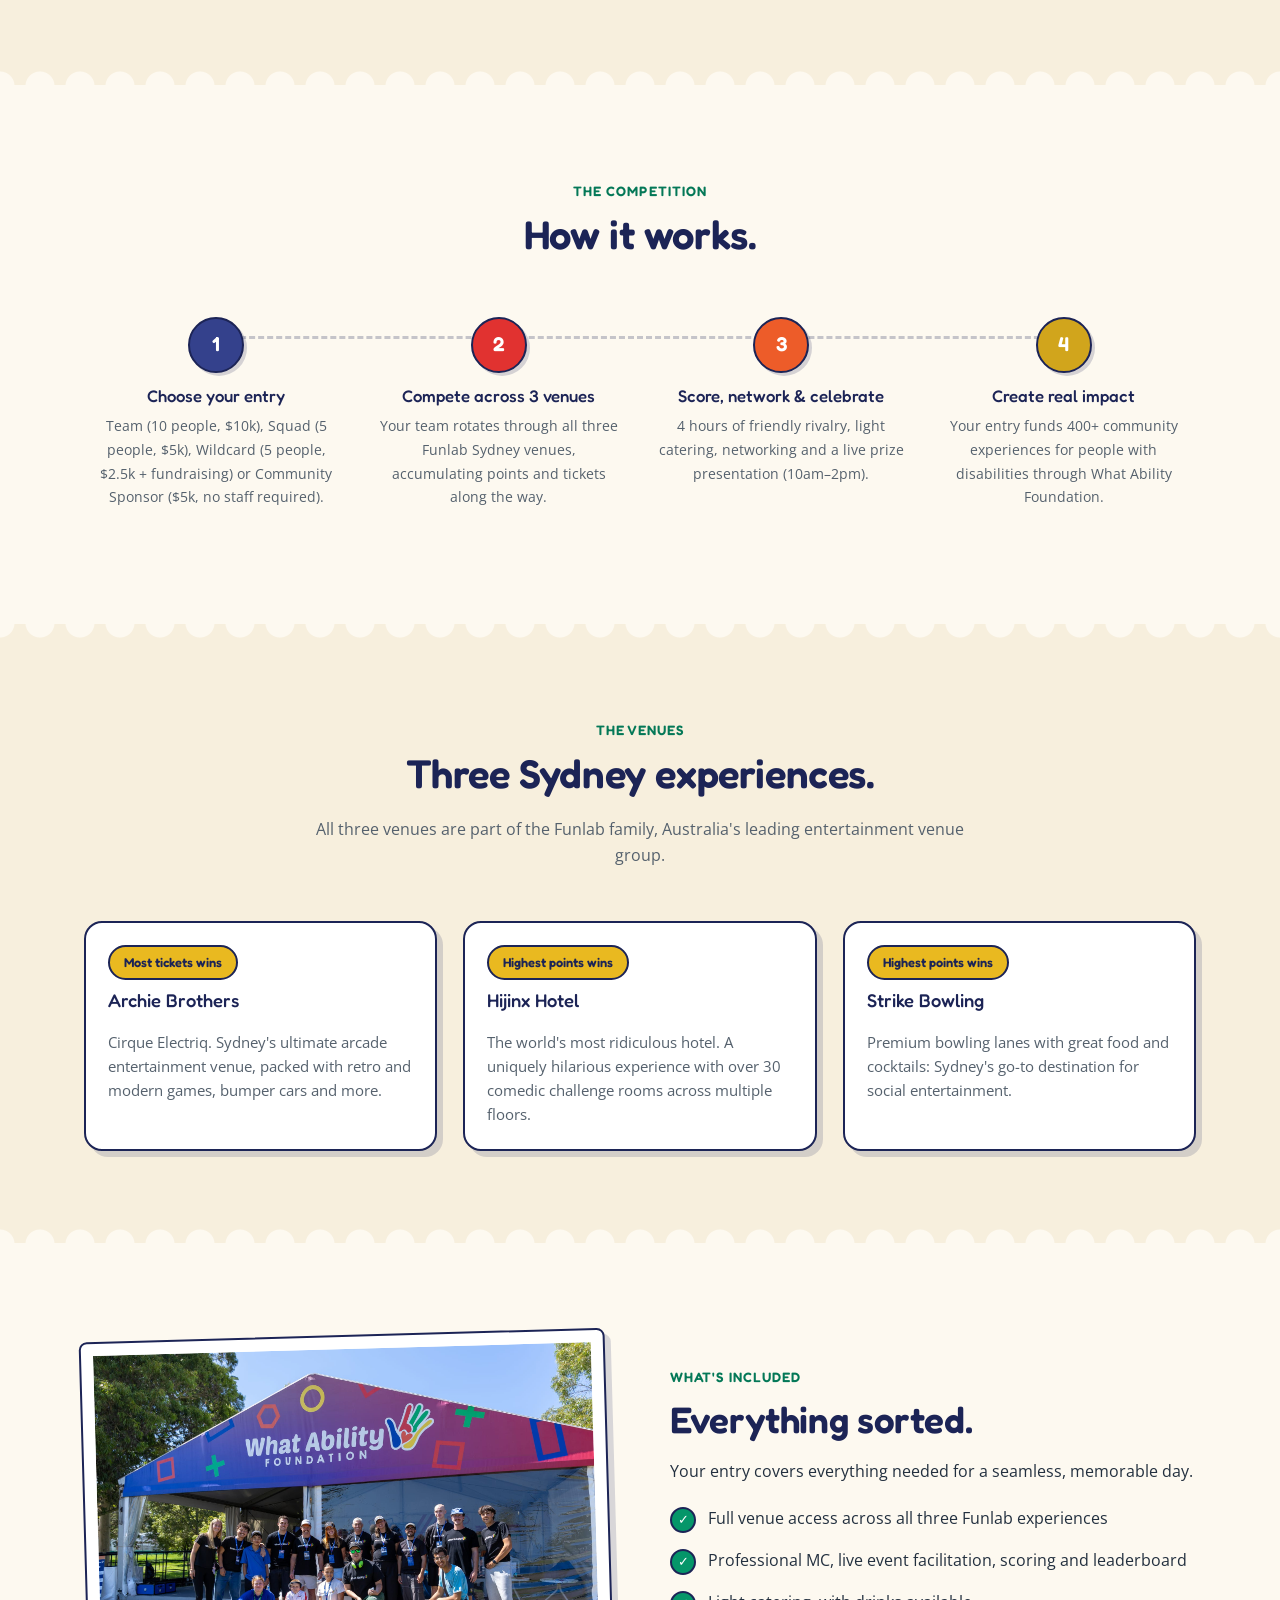
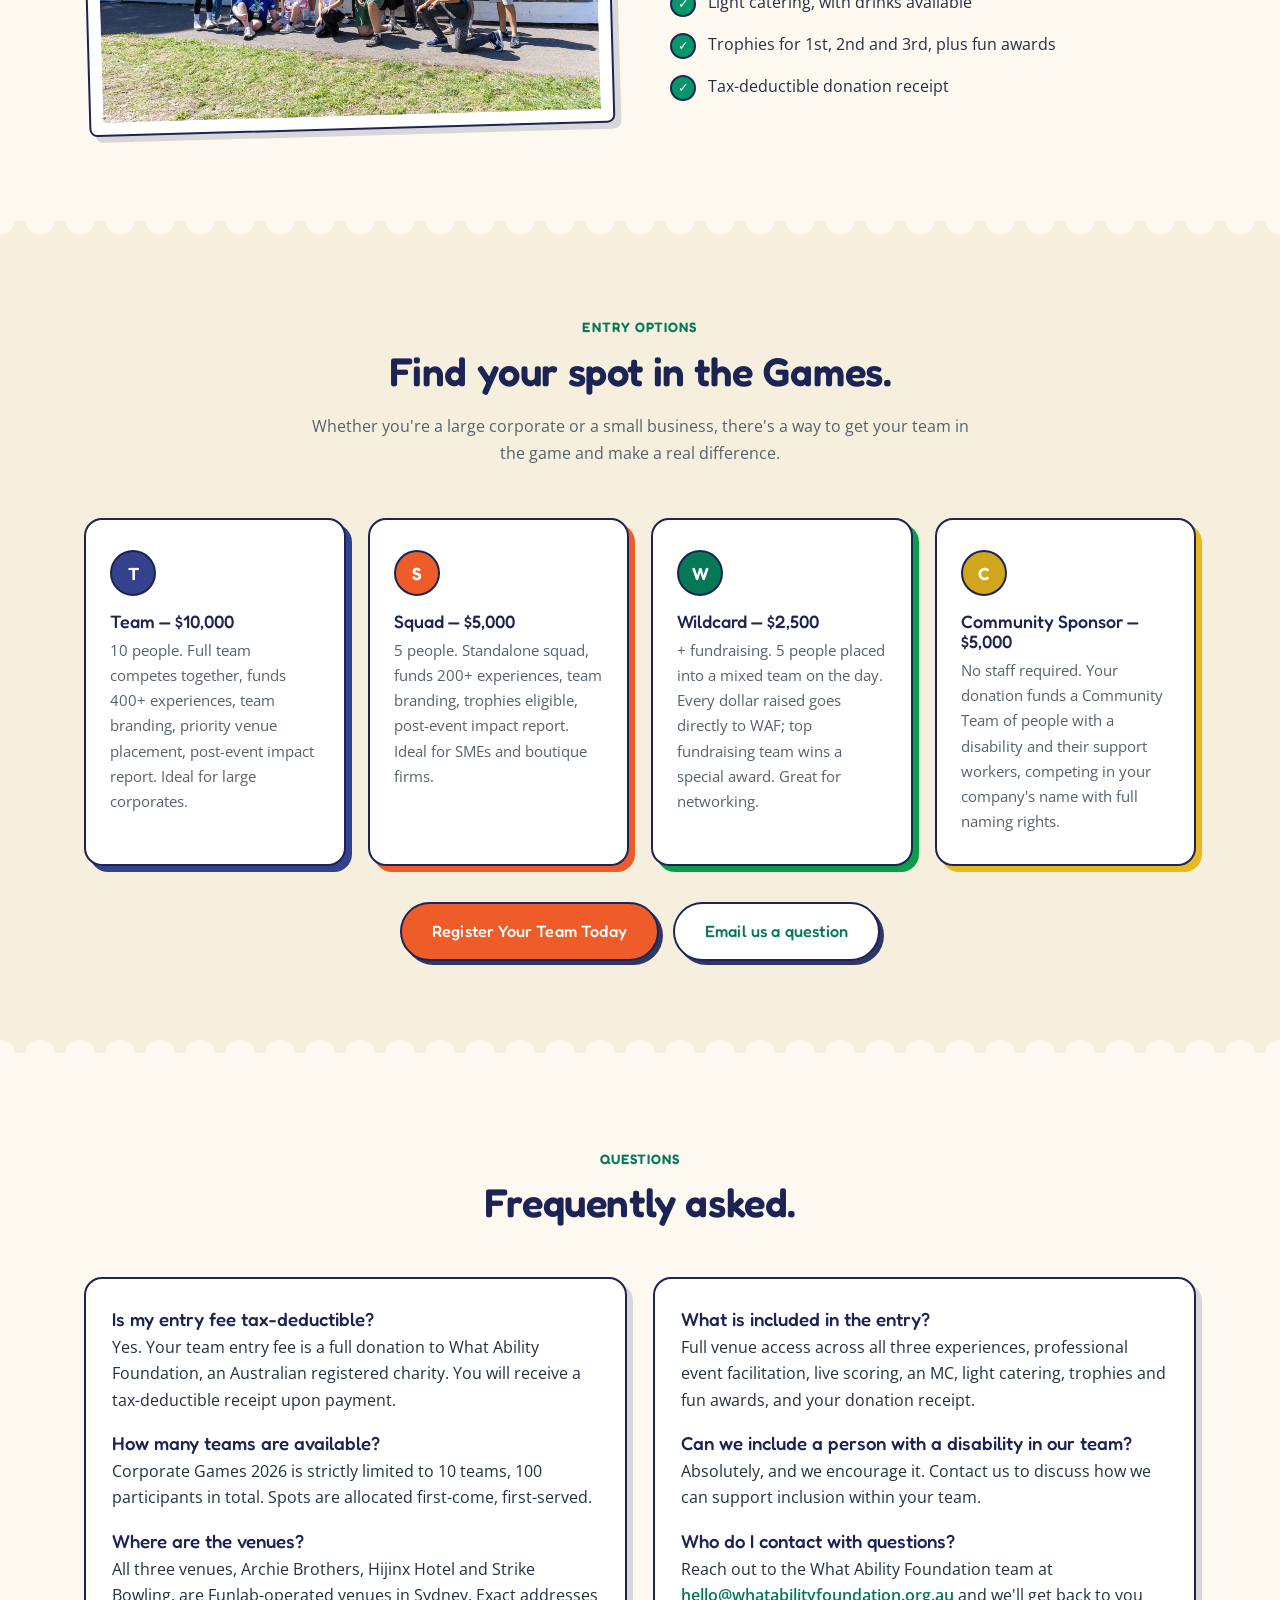
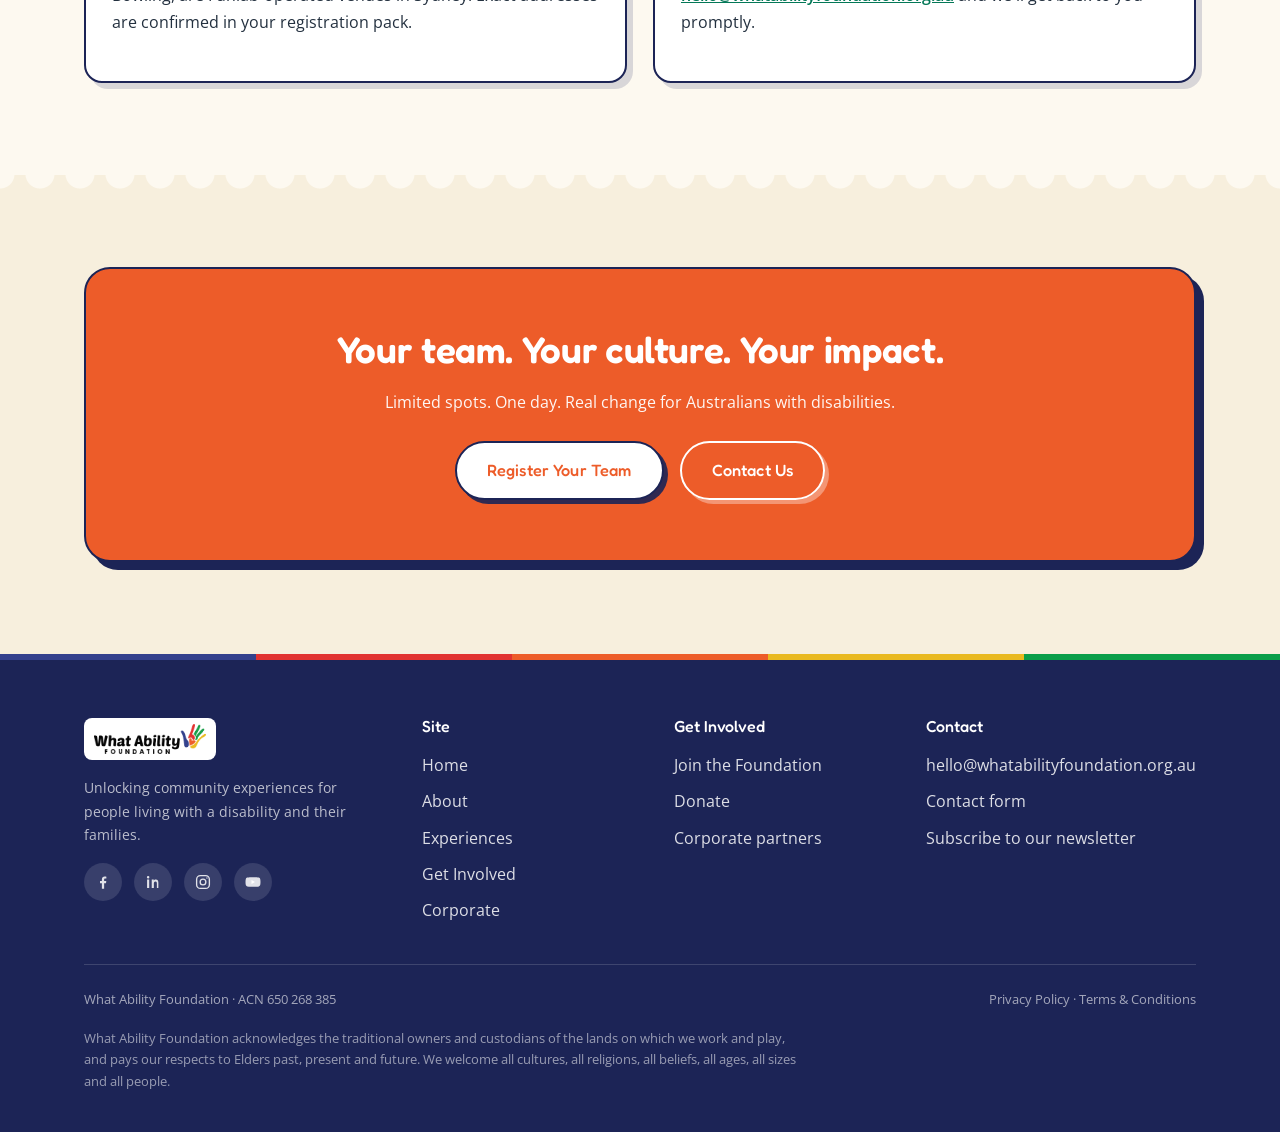
<file: Website-v2/corporate-games.html>
<!DOCTYPE html>
<html lang="en-AU">
<head>
<meta charset="UTF-8">
<meta name="viewport" content="width=device-width, initial-scale=1.0">
<title>Corporate Games 2026 | What Ability Foundation</title>
<meta name="description" content="Team building with real impact. Join Corporate Games 2026 on 12 August: compete across three Funlab Sydney venues and fund 400+ experiences for people with disabilities.">
<link rel="preconnect" href="https://fonts.googleapis.com">
<link rel="preconnect" href="https://fonts.gstatic.com" crossorigin>
<link href="https://fonts.googleapis.com/css2?family=Fredoka:wght@400;500;600;700&family=Poppins:wght@600;700;800&family=Open+Sans:wght@400;500;600;700&display=swap" rel="stylesheet">
<link rel="icon" href="images/hand-icon.png" type="image/png">
<link rel="stylesheet" href="css/styles.css">
</head>
<body>
<a class="skip-link" href="#main">Skip to content</a>

<header class="site-header">
  <div class="header-inner">
    <a class="logo-link" href="index.html">
      <img src="images/logo-color.png" alt="What Ability Foundation logo">
    </a>
    <nav class="main-nav" aria-label="Primary">
      <ul>
        <li><a href="index.html">Home</a></li>
        <li><a href="about.html">About</a></li>
        <li><a href="get-involved.html">Get Involved</a></li>
        <li><a href="experiences.html">Experiences</a></li>
        <li><a href="corporate.html" aria-current="page">Corporate</a></li>
        <li><a href="contact.html">Contact</a></li>
      </ul>
      <a class="btn btn-primary" href="get-involved.html#donate">Donate Now</a>
    </nav>
    <button class="nav-toggle" aria-label="Open menu" aria-expanded="false">
      <svg viewBox="0 0 24 24" fill="none" stroke="currentColor" stroke-width="2"><line x1="3" y1="6" x2="21" y2="6"/><line x1="3" y1="12" x2="21" y2="12"/><line x1="3" y1="18" x2="21" y2="18"/></svg>
    </button>
  </div>
</header>

<main id="main">

  <section class="page-hero">
    <span class="shape sh-ring float-1" style="top:18%; left:6%;" aria-hidden="true"></span>
    <span class="shape sh-plus orange float-2" style="bottom:20%; left:12%;" aria-hidden="true"></span>
    <span class="shape sh-square float-3" style="top:22%; right:8%;" aria-hidden="true"></span>
    <span class="shape sh-dot green float-1" style="bottom:24%; right:14%;" aria-hidden="true"></span>
    <div class="container">
      <span class="hero-eyebrow">Sydney &middot; Wednesday, 12 August 2026</span>
      <h1>Corporate <span class="hl">Games</span> 2026</h1>
      <p>Where culture, inclusion and impact meet. A high-impact employee experience across three iconic Sydney Funlab venues, with your team entry fee going directly to What Ability Foundation.</p>
      <div class="hero-actions" style="justify-content:center;">
        <a class="btn btn-primary" href="https://wafcorporategames.pplx.app/#register" target="_blank" rel="noopener">Register Your Team</a>
        <a class="btn btn-secondary" href="#about">Learn More</a>
      </div>
    </div>
  </section>

  <nav class="subnav" aria-label="On this page">
    <a href="#about">Why It Matters</a>
    <a href="#how">How It Works</a>
    <a href="#venues">Venues</a>
    <a href="#tiers">Entry Options</a>
    <a href="#faq">FAQ</a>
  </nav>

  <!-- STATS -->
  <section class="section" style="padding:56px 0 40px;">
    <div class="container">
      <div class="em-stats" style="grid-template-columns:repeat(4,1fr);">
        <div class="em-stat"><strong>10</strong><span>Teams</span></div>
        <div class="em-stat"><strong>100</strong><span>Players</span></div>
        <div class="em-stat"><strong>3</strong><span>Venues</span></div>
        <div class="em-stat"><strong>$2.5K</strong><span>From, per entry</span></div>
      </div>
    </div>
  </section>

  <!-- WHY IT MATTERS -->
  <section id="about" class="section section-alt scalloped scalloped-bottom">
    <div class="container">
      <div class="section-head">
        <span class="eyebrow">Why It Matters</span>
        <h2>The employee experience that does more.</h2>
        <p>Corporate Games is where team engagement, inclusion leadership and community impact come together in one high-energy day. Your team entry fee is a fully tax-deductible donation to What Ability Foundation. This is not a charity gala: this is your team, competing, laughing and doing something that actually matters.</p>
      </div>
      <div class="mission-grid">
        <div class="mission-card">
          <div class="icon icon-chambray">E</div>
          <h3>Employee Engagement</h3>
          <p>A memorable, high-energy day that energises your team and builds genuine connection. Your people will still be talking about it on Friday.</p>
        </div>
        <div class="mission-card">
          <div class="icon icon-orange">I</div>
          <h3>Inclusion Leadership</h3>
          <p>Demonstrate authentic commitment to disability inclusion, a cause that matters to employees, clients and stakeholders alike.</p>
        </div>
        <div class="mission-card">
          <div class="icon icon-green">S</div>
          <h3>Smart Investment</h3>
          <p>Your team entry fee is a fully tax-deductible donation, one of the most efficient ways to fulfil your CSR commitment.</p>
        </div>
        <div class="mission-card">
          <div class="icon icon-gold">L</div>
          <h3>Lasting Impact</h3>
          <p>Every dollar funds real community experiences for people with a disability. Your team's participation creates ripples far beyond the day itself.</p>
        </div>
      </div>
      <p class="em-tagline" style="margin-top:34px;">Every team entry helps fund over 400 experiences for people with disabilities and their families.</p>
    </div>
  </section>

  <!-- HOW IT WORKS -->
  <section id="how" class="section">
    <div class="container">
      <div class="section-head">
        <span class="eyebrow">The Competition</span>
        <h2>How it works.</h2>
      </div>
      <div class="steps" style="grid-template-columns:repeat(4,1fr);">
        <div class="step-card"><div class="step-num">1</div><h3>Choose your entry</h3><p>Team (10 people, $10k), Squad (5 people, $5k), Wildcard (5 people, $2.5k + fundraising) or Community Sponsor ($5k, no staff required).</p></div>
        <div class="step-card"><div class="step-num">2</div><h3>Compete across 3 venues</h3><p>Your team rotates through all three Funlab Sydney venues, accumulating points and tickets along the way.</p></div>
        <div class="step-card"><div class="step-num">3</div><h3>Score, network &amp; celebrate</h3><p>4 hours of friendly rivalry, light catering, networking and a live prize presentation (10am&ndash;2pm).</p></div>
        <div class="step-card"><div class="step-num">4</div><h3>Create real impact</h3><p>Your entry funds 400+ community experiences for people with disabilities through What Ability Foundation.</p></div>
      </div>
    </div>
  </section>

  <!-- VENUES -->
  <section id="venues" class="section section-alt scalloped scalloped-bottom">
    <div class="container">
      <div class="section-head">
        <span class="eyebrow">The Venues</span>
        <h2>Three Sydney experiences.</h2>
        <p>All three venues are part of the Funlab family, Australia's leading entertainment venue group.</p>
      </div>
      <div class="card-grid">
        <div class="event-card">
          <div class="event-body">
            <span class="event-date">Most tickets wins</span>
            <h3>Archie Brothers</h3>
            <p>Cirque Electriq. Sydney's ultimate arcade entertainment venue, packed with retro and modern games, bumper cars and more.</p>
          </div>
        </div>
        <div class="event-card">
          <div class="event-body">
            <span class="event-date">Highest points wins</span>
            <h3>Hijinx Hotel</h3>
            <p>The world's most ridiculous hotel. A uniquely hilarious experience with over 30 comedic challenge rooms across multiple floors.</p>
          </div>
        </div>
        <div class="event-card">
          <div class="event-body">
            <span class="event-date">Highest points wins</span>
            <h3>Strike Bowling</h3>
            <p>Premium bowling lanes with great food and cocktails: Sydney's go-to destination for social entertainment.</p>
          </div>
        </div>
      </div>
    </div>
  </section>

  <!-- WHAT'S INCLUDED -->
  <section class="section">
    <div class="container feature-split">
      <div class="feature-media">
        <img src="images/corporate-games-tent.jpg" alt="A large team of staff and volunteers in front of the What Ability Foundation marquee">
      </div>
      <div>
        <span class="eyebrow">What's Included</span>
        <h2>Everything sorted.</h2>
        <p>Your entry covers everything needed for a seamless, memorable day.</p>
        <ul class="feature-list">
          <li><span class="check">✓</span><span>Full venue access across all three Funlab experiences</span></li>
          <li><span class="check">✓</span><span>Professional MC, live event facilitation, scoring and leaderboard</span></li>
          <li><span class="check">✓</span><span>Light catering, with drinks available</span></li>
          <li><span class="check">✓</span><span>Trophies for 1st, 2nd and 3rd, plus fun awards</span></li>
          <li><span class="check">✓</span><span>Tax-deductible donation receipt</span></li>
        </ul>
      </div>
    </div>
  </section>

  <!-- ENTRY OPTIONS -->
  <section id="tiers" class="section section-alt scalloped scalloped-bottom">
    <div class="container">
      <div class="section-head">
        <span class="eyebrow">Entry Options</span>
        <h2>Find your spot in the Games.</h2>
        <p>Whether you're a large corporate or a small business, there's a way to get your team in the game and make a real difference.</p>
      </div>
      <div class="mission-grid">
        <div class="mission-card">
          <div class="icon icon-chambray">T</div>
          <h3>Team &mdash; $10,000</h3>
          <p>10 people. Full team competes together, funds 400+ experiences, team branding, priority venue placement, post-event impact report. Ideal for large corporates.</p>
        </div>
        <div class="mission-card">
          <div class="icon icon-orange">S</div>
          <h3>Squad &mdash; $5,000</h3>
          <p>5 people. Standalone squad, funds 200+ experiences, team branding, trophies eligible, post-event impact report. Ideal for SMEs and boutique firms.</p>
        </div>
        <div class="mission-card">
          <div class="icon icon-green">W</div>
          <h3>Wildcard &mdash; $2,500</h3>
          <p>+ fundraising. 5 people placed into a mixed team on the day. Every dollar raised goes directly to WAF; top fundraising team wins a special award. Great for networking.</p>
        </div>
        <div class="mission-card">
          <div class="icon icon-gold">C</div>
          <h3>Community Sponsor &mdash; $5,000</h3>
          <p>No staff required. Your donation funds a Community Team of people with a disability and their support workers, competing in your company's name with full naming rights.</p>
        </div>
      </div>
      <div style="text-align:center; margin-top:36px;">
        <a class="btn btn-primary" href="https://wafcorporategames.pplx.app/#register" target="_blank" rel="noopener">Register Your Team Today</a>
        <a class="btn btn-secondary" style="margin-left:10px;" href="mailto:hello@whatabilityfoundation.org.au?subject=Corporate%20Games%202026">Email us a question</a>
      </div>
    </div>
  </section>

  <!-- FAQ -->
  <section id="faq" class="section">
    <div class="container">
      <div class="section-head">
        <span class="eyebrow">Questions</span>
        <h2>Frequently asked.</h2>
      </div>
      <div class="partner-cols">
        <div class="partner-col">
          <h3>Is my entry fee tax-deductible?</h3>
          <p>Yes. Your team entry fee is a full donation to What Ability Foundation, an Australian registered charity. You will receive a tax-deductible receipt upon payment.</p>
          <h3 style="margin-top:20px;">How many teams are available?</h3>
          <p>Corporate Games 2026 is strictly limited to 10 teams, 100 participants in total. Spots are allocated first-come, first-served.</p>
          <h3 style="margin-top:20px;">Where are the venues?</h3>
          <p>All three venues, Archie Brothers, Hijinx Hotel and Strike Bowling, are Funlab-operated venues in Sydney. Exact addresses are confirmed in your registration pack.</p>
        </div>
        <div class="partner-col">
          <h3>What is included in the entry?</h3>
          <p>Full venue access across all three experiences, professional event facilitation, live scoring, an MC, light catering, trophies and fun awards, and your donation receipt.</p>
          <h3 style="margin-top:20px;">Can we include a person with a disability in our team?</h3>
          <p>Absolutely, and we encourage it. Contact us to discuss how we can support inclusion within your team.</p>
          <h3 style="margin-top:20px;">Who do I contact with questions?</h3>
          <p>Reach out to the What Ability Foundation team at <a href="mailto:hello@whatabilityfoundation.org.au">hello@whatabilityfoundation.org.au</a> and we'll get back to you promptly.</p>
        </div>
      </div>
    </div>
  </section>

  <!-- CTA -->
  <section class="section section-alt scalloped">
    <div class="container">
      <div class="cta-band">
        <h2>Your team. Your culture. Your impact.</h2>
        <p>Limited spots. One day. Real change for Australians with disabilities.</p>
        <div class="cta-actions">
          <a class="btn btn-secondary" href="https://wafcorporategames.pplx.app/#register" target="_blank" rel="noopener">Register Your Team</a>
          <a class="btn btn-ghost" href="contact.html">Contact Us</a>
        </div>
      </div>
    </div>
  </section>

</main>

<footer class="site-footer">
  <div class="container">
    <div class="footer-grid">
      <div class="footer-about">
        <img class="footer-logo" src="images/logo-color.png" alt="What Ability Foundation logo">
        <p>Unlocking community experiences for people living with a disability and their families.</p>
        <div class="social-row">
          <a href="https://www.facebook.com/Whatabilityfoundation/" aria-label="Facebook"><svg viewBox="0 0 24 24" fill="currentColor"><path d="M13.5 21v-7.44h2.5l.37-2.9h-2.87V8.84c0-.84.23-1.41 1.44-1.41h1.54V4.84c-.27-.04-1.18-.11-2.24-.11-2.22 0-3.74 1.35-3.74 3.84v2.14H8v2.9h2.5V21h3z"/></svg></a>
          <a href="https://www.linkedin.com/company/what-ability-foundation/" aria-label="LinkedIn"><svg viewBox="0 0 24 24" fill="currentColor"><path d="M6.94 8.5H4.1V20h2.84V8.5zM5.52 4a1.65 1.65 0 1 0 0 3.3 1.65 1.65 0 0 0 0-3.3zM20 20h-2.83v-5.6c0-1.34-.03-3.06-1.87-3.06-1.87 0-2.16 1.46-2.16 2.96V20H10.3V8.5h2.72v1.57h.04c.38-.72 1.3-1.48 2.68-1.48 2.87 0 3.4 1.89 3.4 4.35V20z"/></svg></a>
          <a href="https://www.instagram.com/whatabilityfoundation" aria-label="Instagram"><svg viewBox="0 0 24 24" fill="none" stroke="currentColor" stroke-width="1.8" stroke-linecap="round" stroke-linejoin="round"><rect x="3.5" y="3.5" width="17" height="17" rx="5"/><circle cx="12" cy="12" r="3.8"/><circle cx="17.3" cy="6.7" r=".9" fill="currentColor" stroke="none"/></svg></a>
          <a href="https://www.youtube.com/@WhatAbilityFoundation/featured" aria-label="YouTube"><svg viewBox="0 0 24 24" fill="currentColor"><path d="M22 12c0-1.4-.1-2.8-.4-4.1a2.6 2.6 0 0 0-1.8-1.8C18 5.6 12 5.6 12 5.6s-6 0-7.8.5c-.9.2-1.6.9-1.8 1.8C2.1 9.2 2 10.6 2 12s.1 2.8.4 4.1c.2.9.9 1.6 1.8 1.8 1.8.5 7.8.5 7.8.5s6 0 7.8-.5c.9-.2 1.6-.9 1.8-1.8.3-1.3.4-2.7.4-4.1z"/><path d="M10 9.3v5.4l4.7-2.7z" fill="#fff"/></svg></a>
        </div>
      </div>
      <div>
        <h4>Site</h4>
        <ul>
          <li><a href="index.html">Home</a></li>
          <li><a href="about.html">About</a></li>
          <li><a href="experiences.html">Experiences</a></li>
          <li><a href="get-involved.html">Get Involved</a></li>
          <li><a href="corporate.html">Corporate</a></li>
        </ul>
      </div>
      <div>
        <h4>Get Involved</h4>
        <ul>
          <li><a href="get-involved.html#register">Join the Foundation</a></li>
          <li><a href="get-involved.html#donate">Donate</a></li>
          <li><a href="get-involved.html#partner">Corporate partners</a></li>
        </ul>
      </div>
      <div>
        <h4>Contact</h4>
        <ul>
          <li><a href="mailto:hello@whatabilityfoundation.org.au">hello@whatabilityfoundation.org.au</a></li>
          <li><a href="contact.html">Contact form</a></li>
          <li><a href="https://whatabilityfoundation.supporterhub.net.au/pages/expression-of-interest-copy" target="_blank" rel="noopener">Subscribe to our newsletter</a></li>
        </ul>
      </div>
    </div>
    <div class="footer-bottom">
      <span>What Ability Foundation · ACN 650 268 385</span>
      <span><a href="#">Privacy Policy</a> · <a href="#">Terms &amp; Conditions</a></span>
    </div>
    <p class="acknowledgement">What Ability Foundation acknowledges the traditional owners and custodians of the lands on which we work and play, and pays our respects to Elders past, present and future. We welcome all cultures, all religions, all beliefs, all ages, all sizes and all people.</p>
  </div>
</footer>

<script src="js/script.js"></script>
</body>
</html>
</file>
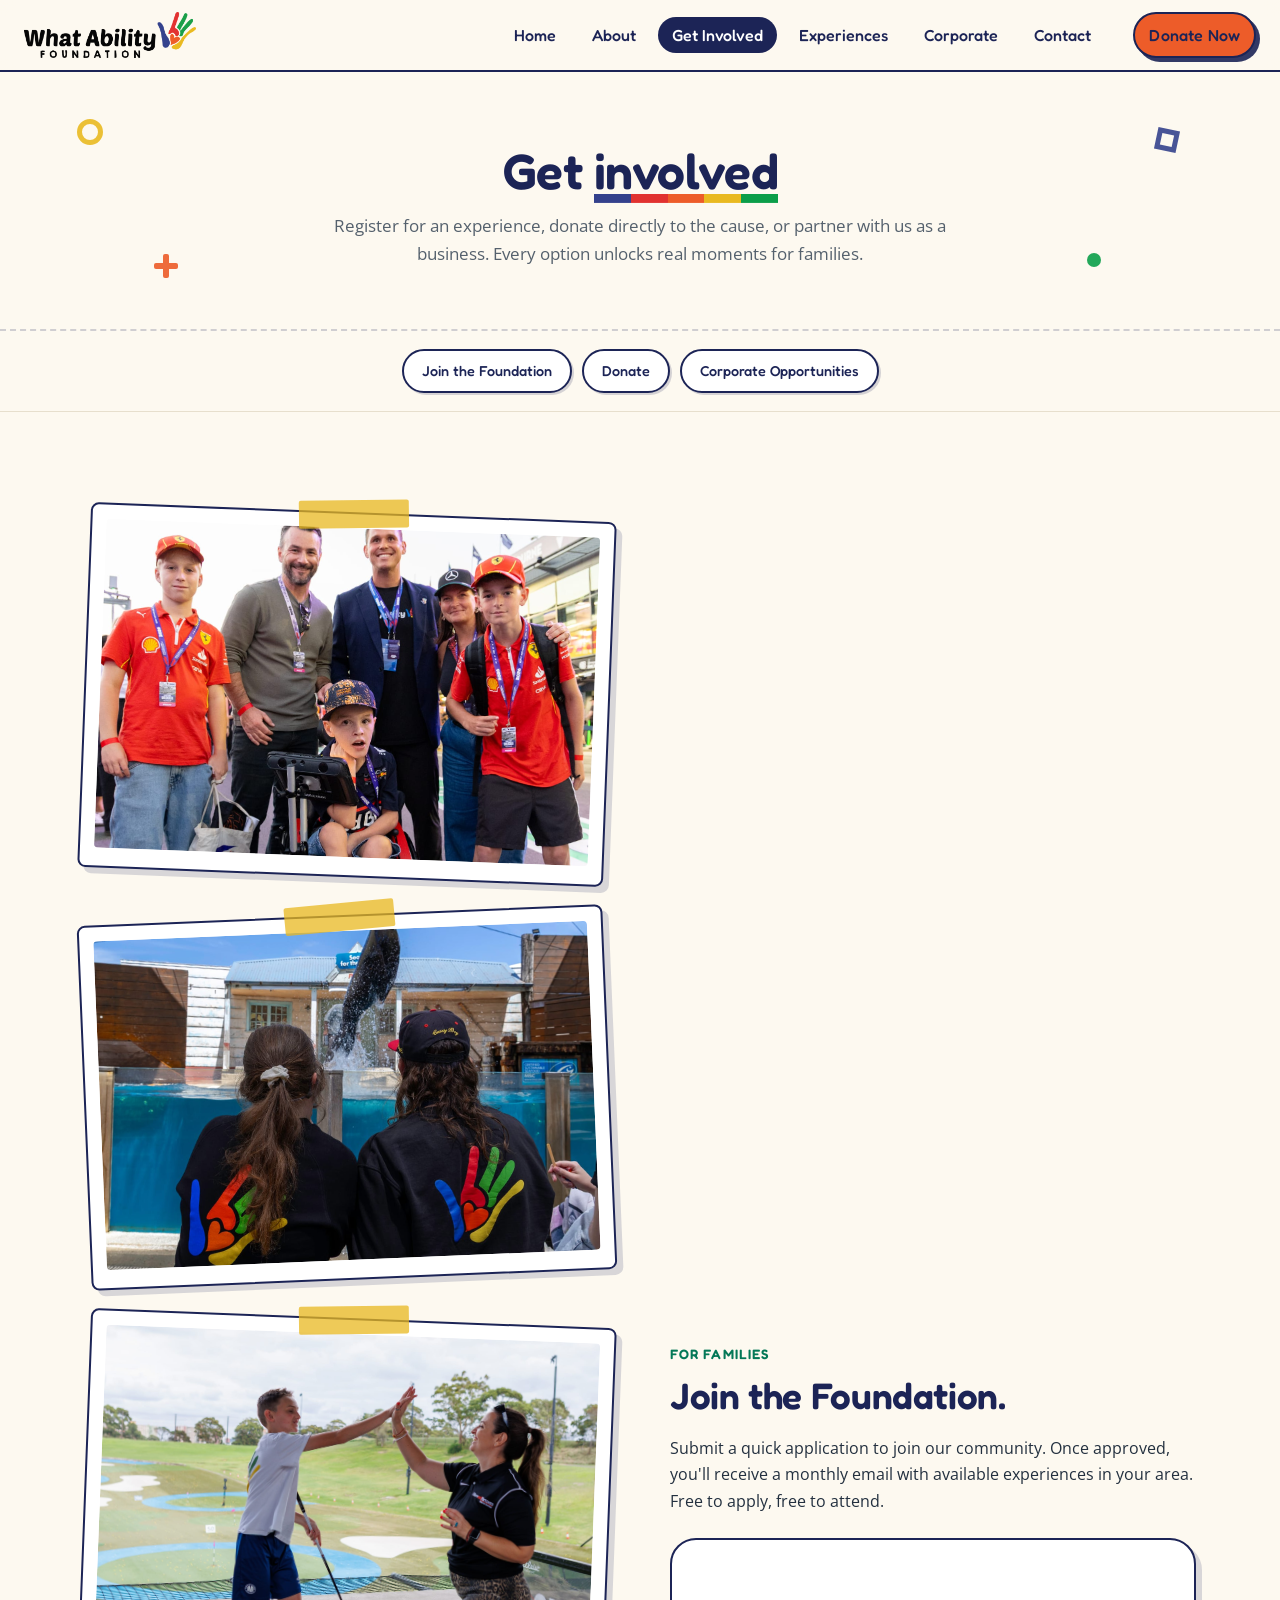
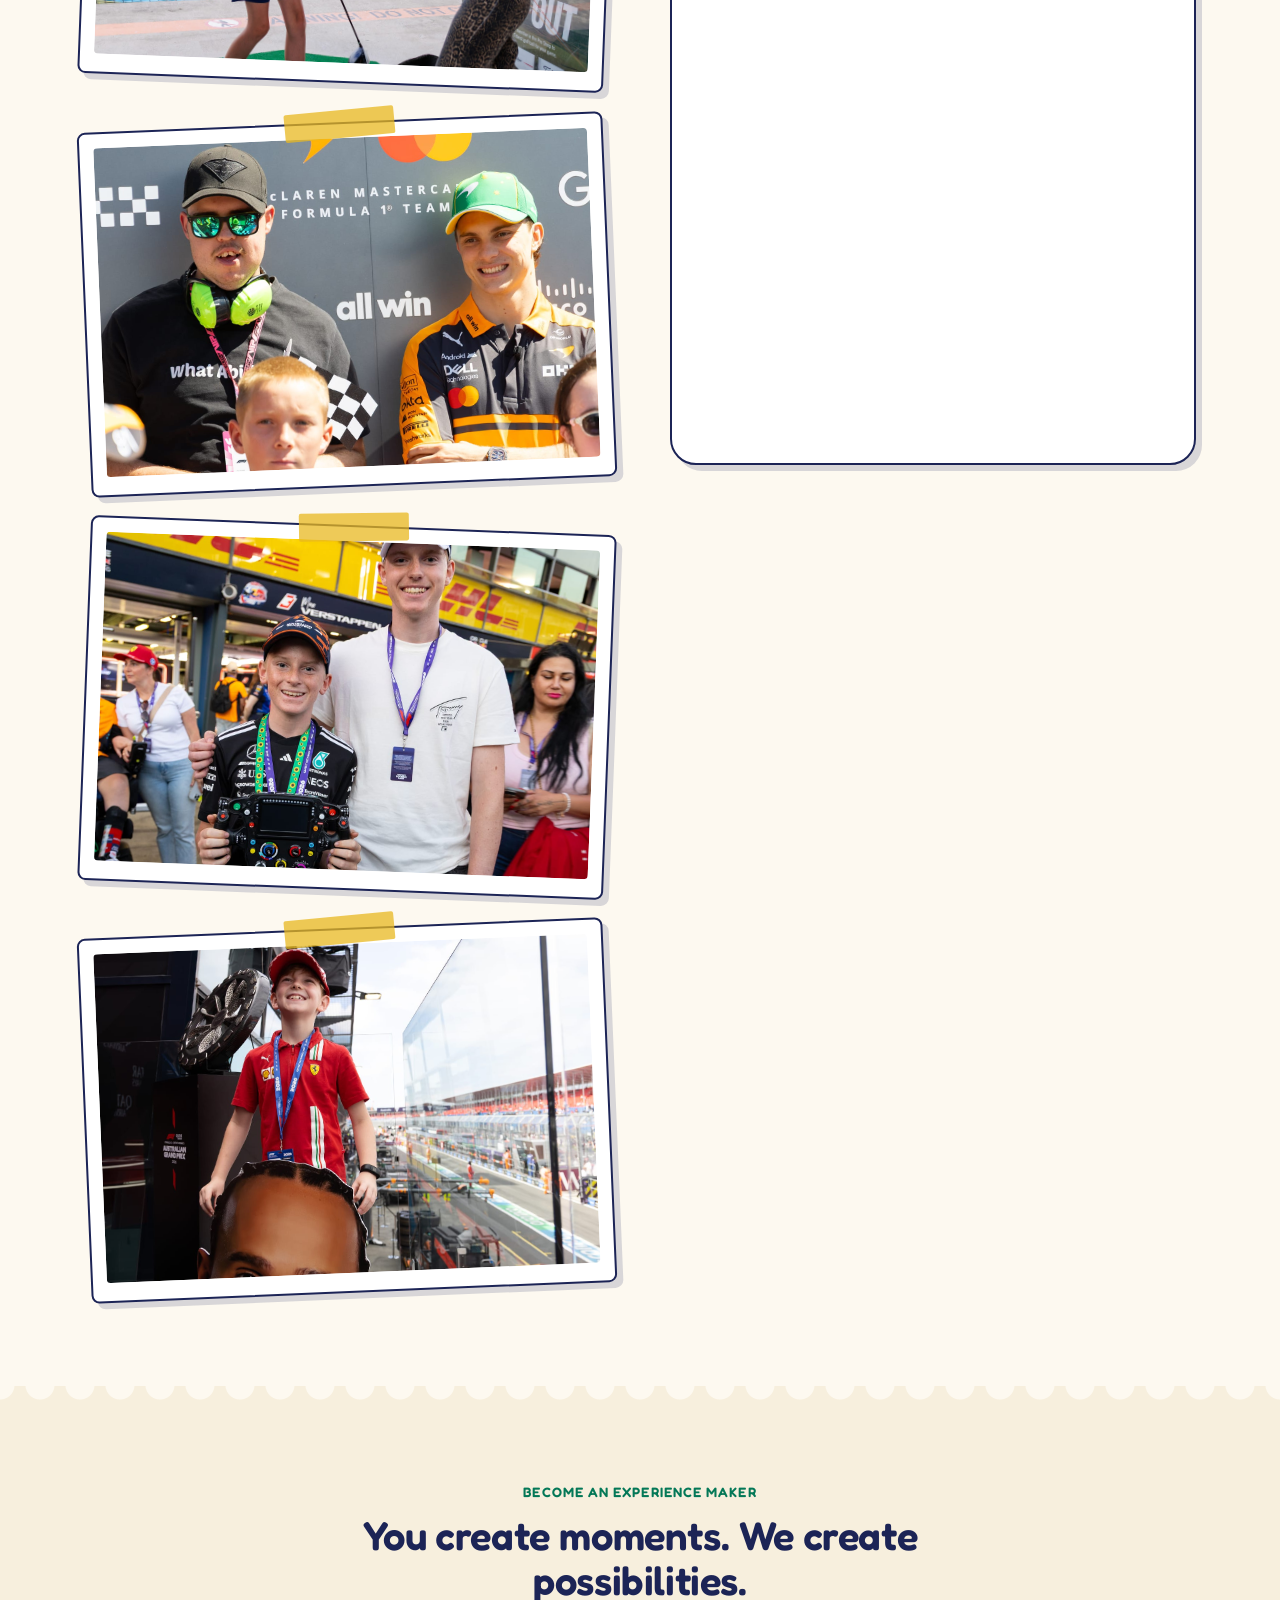
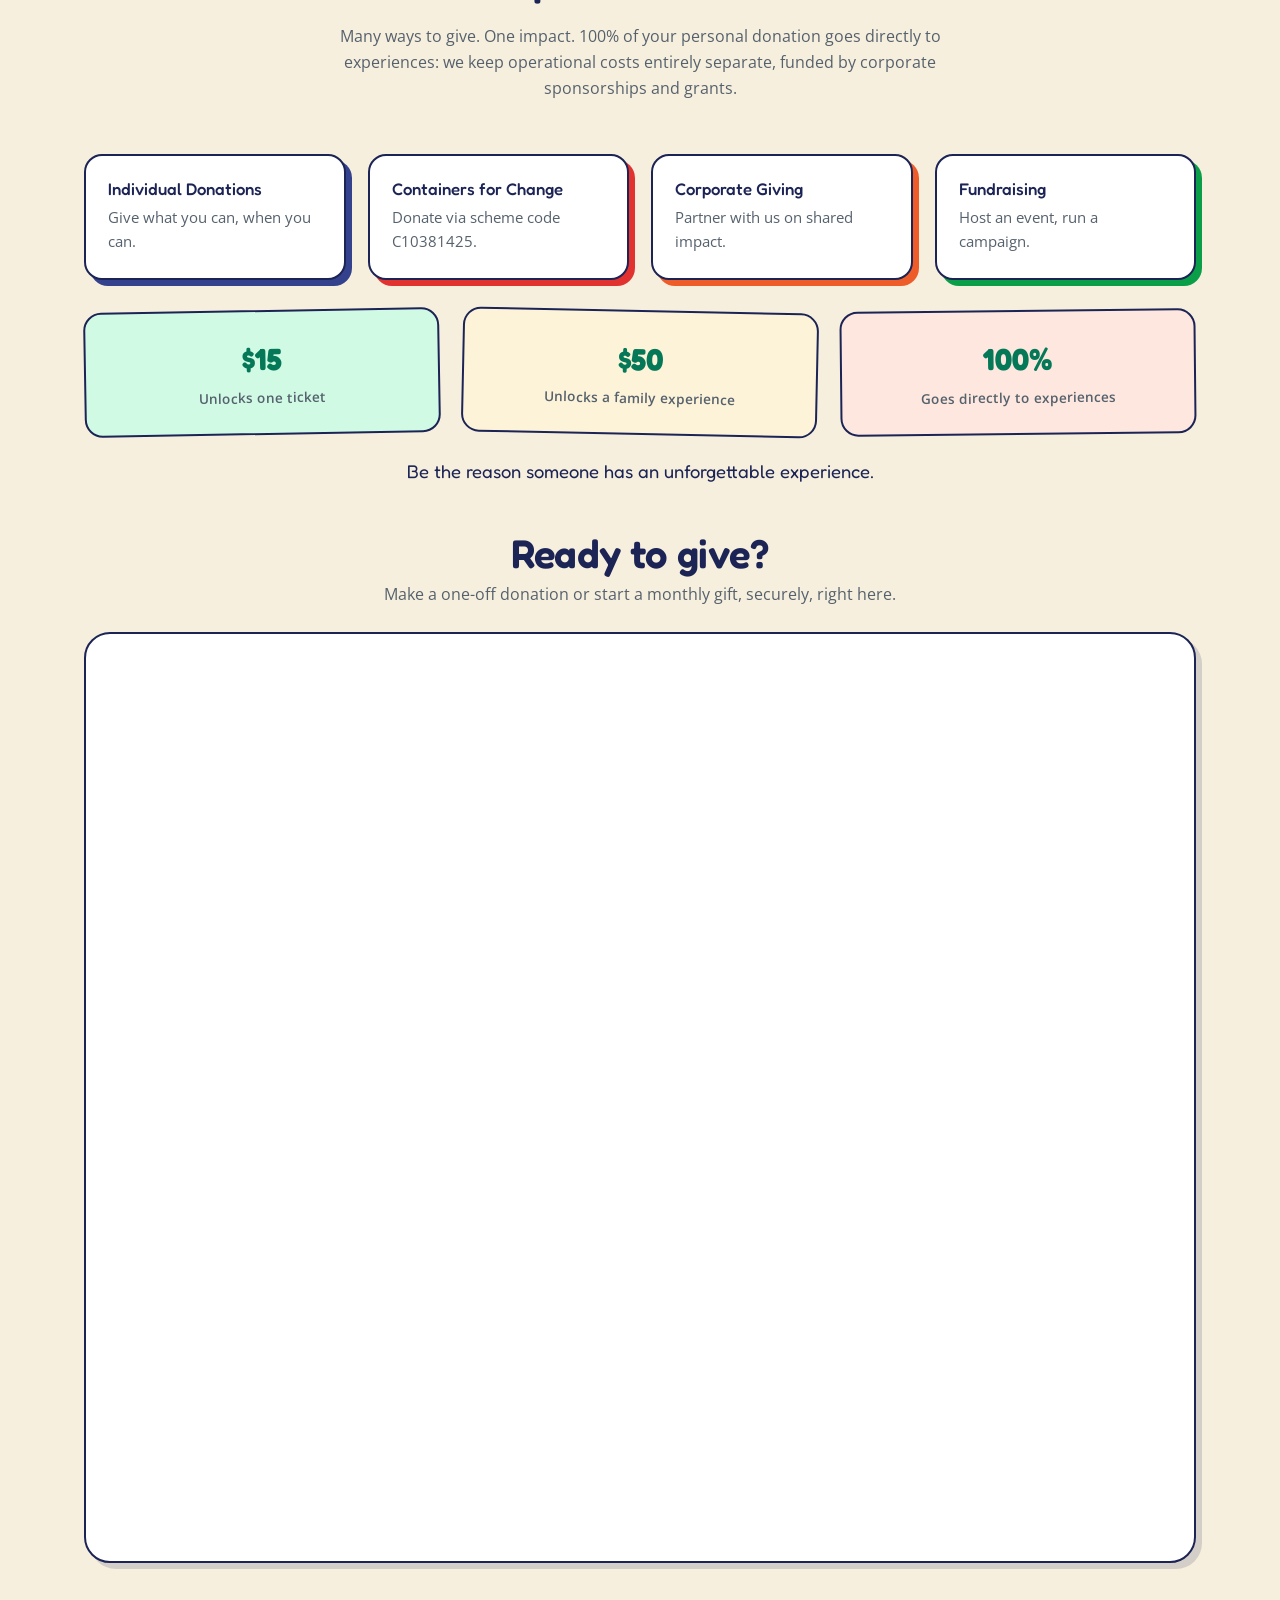
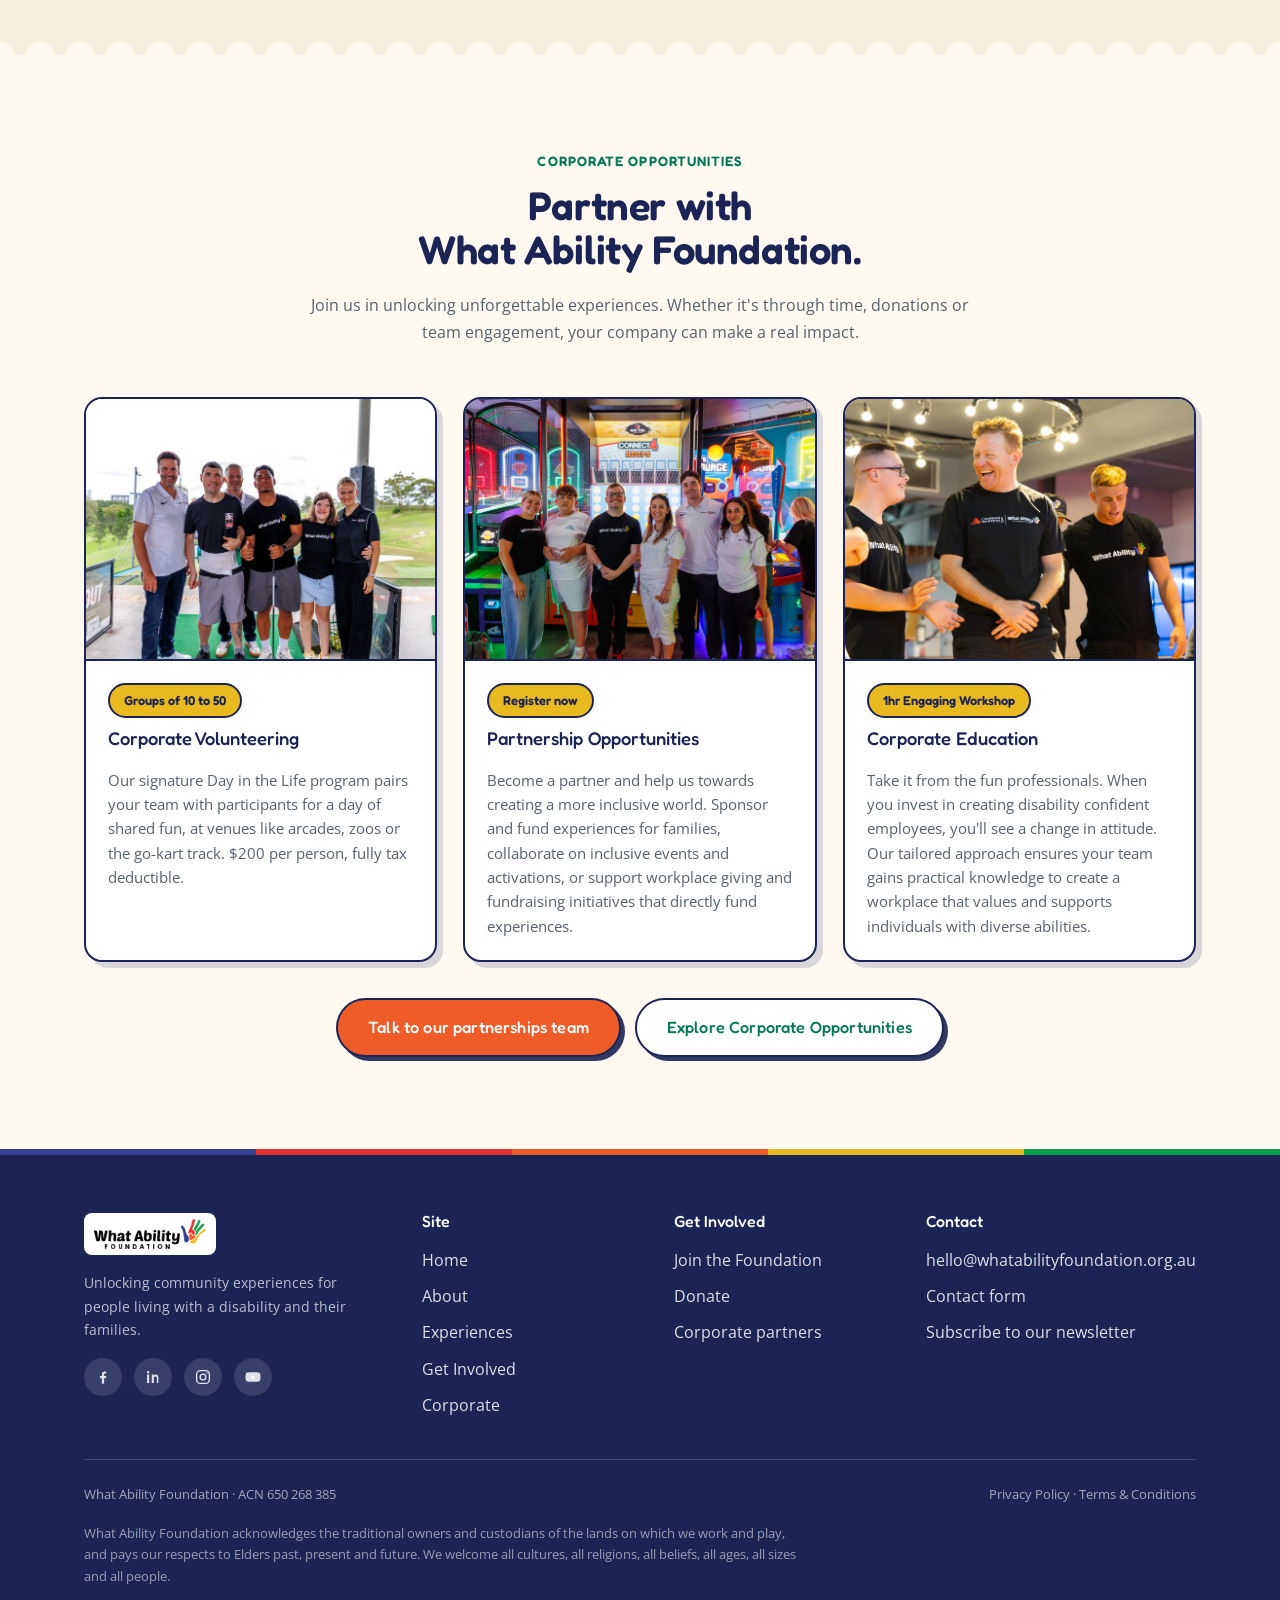
<file: Website-v2/get-involved.html>
<!DOCTYPE html>
<html lang="en-AU">
<head>
<meta charset="UTF-8">
<meta name="viewport" content="width=device-width, initial-scale=1.0">
<title>Get Involved | What Ability Foundation</title>
<meta name="description" content="Register your interest, donate, or become a corporate partner with What Ability Foundation. 100% of personal donations fund experiences.">
<link rel="preconnect" href="https://fonts.googleapis.com">
<link rel="preconnect" href="https://fonts.gstatic.com" crossorigin>
<link href="https://fonts.googleapis.com/css2?family=Fredoka:wght@400;500;600;700&family=Poppins:wght@600;700;800&family=Open+Sans:wght@400;500;600;700&display=swap" rel="stylesheet">
<link rel="icon" href="images/hand-icon.png" type="image/png">
<link rel="stylesheet" href="css/styles.css">
</head>
<body>
<a class="skip-link" href="#main">Skip to content</a>

<header class="site-header">
  <div class="header-inner">
    <a class="logo-link" href="index.html">
      <img src="images/logo-color.png" alt="What Ability Foundation logo">
    </a>
    <nav class="main-nav" aria-label="Primary">
      <ul>
        <li><a href="index.html">Home</a></li>
        <li><a href="about.html">About</a></li>
        <li><a href="get-involved.html" aria-current="page">Get Involved</a></li>
        <li><a href="experiences.html">Experiences</a></li>
        <li><a href="corporate.html">Corporate</a></li>
        <li><a href="contact.html">Contact</a></li>
      </ul>
      <a class="btn btn-primary" href="get-involved.html#donate">Donate Now</a>
    </nav>
    <button class="nav-toggle" aria-label="Open menu" aria-expanded="false">
      <svg viewBox="0 0 24 24" fill="none" stroke="currentColor" stroke-width="2"><line x1="3" y1="6" x2="21" y2="6"/><line x1="3" y1="12" x2="21" y2="12"/><line x1="3" y1="18" x2="21" y2="18"/></svg>
    </button>
  </div>
</header>

<main id="main">

  <section class="page-hero">
    <span class="shape sh-ring float-1" style="top:18%; left:6%;" aria-hidden="true"></span>
    <span class="shape sh-plus orange float-2" style="bottom:20%; left:12%;" aria-hidden="true"></span>
    <span class="shape sh-square float-3" style="top:22%; right:8%;" aria-hidden="true"></span>
    <span class="shape sh-dot green float-1" style="bottom:24%; right:14%;" aria-hidden="true"></span>
    <div class="container">
      <h1>Get <span class="hl">involved</span></h1>
      <p>Register for an experience, donate directly to the cause, or partner with us as a business. Every option unlocks real moments for families.</p>
    </div>
  </section>

  <nav class="subnav" aria-label="On this page">
    <a href="#register">Join the Foundation</a>
    <a href="#donate">Donate</a>
    <a href="#partner">Corporate Opportunities</a>
  </nav>

  <!-- REGISTER -->
  <section id="register" class="section">
    <div class="container feature-split">
      <div class="feature-media reg-photos">
        <div class="polaroid"><span class="tape" aria-hidden="true"></span><img src="images/gallery-5.jpg" style="object-position: center 32%;" alt="A What Ability family enjoying a Formula 1 experience together"></div>
        <div class="polaroid tilt-left"><span class="tape" aria-hidden="true"></span><img src="images/gallery-8.jpg" alt="What Ability participants watching a seal show at an aquarium"></div>
        <div class="polaroid"><span class="tape" aria-hidden="true"></span><img src="images/gallery-9.jpg" alt="A What Ability participant high-fiving a volunteer at a golf driving range"></div>
        <div class="polaroid tilt-left"><span class="tape" aria-hidden="true"></span><img src="images/gallery-2.jpg" style="object-position: center 40%;" alt="A What Ability team member with an F1 driver at the Australian Grand Prix"></div>
        <div class="polaroid"><span class="tape" aria-hidden="true"></span><img src="images/gallery-4.jpg" style="object-position: center 36%;" alt="A What Ability participant holding an F1 steering wheel with an older youth"></div>
        <div class="polaroid tilt-left"><span class="tape" aria-hidden="true"></span><img src="images/gallery-6.jpg" style="object-position: center 54%;" alt="A What Ability participant with a life-size F1 driver cutout"></div>
      </div>
      <div>
        <span class="eyebrow">For families</span>
        <h2>Join the Foundation.</h2>
        <p>Submit a quick application to join our community. Once approved, you'll receive a monthly email with available experiences in your area. Free to apply, free to attend.</p>
        <div class="embed-card" style="margin-top:24px;">
          <iframe id="pages-expression-of-interest-iframe" data-sh-embed-version="2" title="Join the Foundation registration form" style="border: none; width: 100%; min-height: 480px;" allow="payment" loading="lazy"></iframe>
        </div>
        <script>
          (function () {
            var shIframe = document.getElementById('pages-expression-of-interest-iframe');
            var shParams = new URLSearchParams(window.location.search);
            var shIframeParams = new URLSearchParams();
            ['utm_source', 'utm_medium', 'utm_campaign', 'utm_term', 'utm_content', 'shcart'].forEach(function (p) {
              if (shParams.get(p)) shIframeParams.set(p, shParams.get(p));
            });
            if (shParams.get('source')) shIframeParams.set('source', shParams.get('source'));
            else if (shParams.get('utm_source')) shIframeParams.set('source', shParams.get('utm_source'));
            var shQuery = shIframeParams.toString();
            shIframe.src = shQuery
              ? 'https://whatabilityfoundation.supporterhub.net.au/pages/expression-of-interest?' + shQuery
              : 'https://whatabilityfoundation.supporterhub.net.au/pages/expression-of-interest';
            window.addEventListener('message', function (event) {
              if (!event.data || !event.data.url_path || !event.data.url_path.startsWith('/pages/expression-of-interest')) return;
              shIframe.style.height = event.data.height + 'px';
            }, false);
            window.addEventListener('message', function (event) {
              if (event.data && event.data.action === 'scrollToTop' && event.source === shIframe.contentWindow) {
                shIframe.scrollIntoView({ block: 'start', behavior: 'smooth' });
              }
            }, false);
            window.addEventListener('message', function (event) {
              if (event.data && event.data.type === 'ss_request_parent_url') {
                event.source.postMessage({ type: 'ss_parent_url_response', url: window.location.href }, event.origin);
              }
            });
          })();
        </script>
      </div>
    </div>
  </section>

  <!-- DONATE -->
  <section id="donate" class="section section-alt scalloped scalloped-bottom">
    <div class="container">
      <div class="section-head">
        <span class="eyebrow">Become an Experience Maker</span>
        <h2>You create moments. We create possibilities.</h2>
        <p>Many ways to give. One impact. 100% of your personal donation goes directly to experiences: we keep operational costs entirely separate, funded by corporate sponsorships and grants.</p>
      </div>

      <div class="em-grid">
        <div class="em-card">
          <h3>Individual Donations</h3>
          <p>Give what you can, when you can.</p>
        </div>
        <div class="em-card">
          <h3>Containers for Change</h3>
          <p>Donate via scheme code C10381425.</p>
        </div>
        <div class="em-card">
          <h3>Corporate Giving</h3>
          <p>Partner with us on shared impact.</p>
        </div>
        <div class="em-card">
          <h3>Fundraising</h3>
          <p>Host an event, run a campaign.</p>
        </div>
      </div>
      <div class="em-stats">
        <div class="em-stat"><strong>$15</strong><span>Unlocks one ticket</span></div>
        <div class="em-stat"><strong>$50</strong><span>Unlocks a family experience</span></div>
        <div class="em-stat"><strong>100%</strong><span>Goes directly to experiences</span></div>
      </div>
      <p class="em-tagline">Be the reason someone has an unforgettable experience.</p>

      <div class="section-head" style="margin-top:44px; margin-bottom:24px;">
        <h2 style="margin-bottom:6px;">Ready to give?</h2>
        <p>Make a one-off donation or start a monthly gift, securely, right here.</p>
      </div>
      <div class="embed-card">
        <script src="https://www.givenow.com.au/js/iframe-resizer/iframeResizer.min.js?version=4.3.2.1"></script>
        <div style="padding:1px"><iframe id="cause11932" class="gn-iframe" title="Donate to What Ability Foundation" src="https://www.givenow.com.au/embed/Y2F1c2VpZD0xMTkzMiZkb21haW49d3d3LndoYXRhYmlsaXR5dGZvdW5kYXRpb24ub3JnLmF1JnRva2VuPTExOTMyOjcxNzM1NGFmZjFjYWI2NGM%3D" style="width:1px;min-width:100%;border:0;height:882px;" data-offset-bonus="0"></iframe></div>
        <script>iFrameResize({checkOrigin:false,onScroll:function(){var element = document.getElementById("cause11932");var offsetBonus=element.getAttribute("data-offset-bonus");if(typeof offsetBonus !== typeof undefined){var offset=element.getBoundingClientRect().top-document.body.getBoundingClientRect().top;window.scrollTo({ top: offset-offsetBonus, behavior: 'smooth' });return false;}}},"#cause11932")</script>
      </div>
    </div>
  </section>

  <!-- CORPORATE PARTNERS -->
  <section id="partner" class="section">
    <div class="container">
      <div class="section-head">
        <span class="eyebrow">Corporate Opportunities</span>
        <h2>Partner with<br>What Ability Foundation.</h2>
        <p>Join us in unlocking unforgettable experiences. Whether it's through time, donations or team engagement, your company can make a real impact.</p>
      </div>
      <div class="card-grid">
        <div class="event-card">
          <div class="event-media"><img src="images/corp-volunteering.jpg" alt="What Ability Foundation corporate volunteers spending the day with participants"></div>
          <div class="event-body">
            <span class="event-date">Groups of 10 to 50</span>
            <h3>Corporate Volunteering</h3>
            <p>Our signature Day in the Life program pairs your team with participants for a day of shared fun, at venues like arcades, zoos or the go-kart track. $200 per person, fully tax deductible.</p>
          </div>
        </div>
        <div class="event-card">
          <div class="event-media"><img src="images/partnership-opportunities.jpg" alt="What Ability Foundation partners and participants together at a community event"></div>
          <div class="event-body">
            <a class="event-date" href="#register">Register now</a>
            <h3>Partnership Opportunities</h3>
            <p>Become a partner and help us towards creating a more inclusive world. Sponsor and fund experiences for families, collaborate on inclusive events and activations, or support workplace giving and fundraising initiatives that directly fund experiences.</p>
          </div>
        </div>
        <div class="event-card">
          <div class="event-media"><img src="images/cw-waf-mar26.jpg" alt="A What Ability Foundation Let's Talk Inclusion workshop with a corporate team"></div>
          <div class="event-body">
            <span class="event-date">1hr Engaging Workshop</span>
            <h3>Corporate Education</h3>
            <p>Take it from the fun professionals. When you invest in creating disability confident employees, you'll see a change in attitude. Our tailored approach ensures your team gains practical knowledge to create a workplace that values and supports individuals with diverse abilities.</p>
          </div>
        </div>
      </div>
      <div style="text-align:center; margin-top:36px;">
        <a class="btn btn-primary" href="contact.html">Talk to our partnerships team</a>
        <a class="btn btn-secondary" style="margin-left:10px;" href="corporate.html">Explore Corporate Opportunities</a>
      </div>
    </div>
  </section>

</main>

<footer class="site-footer">
  <div class="container">
    <div class="footer-grid">
      <div class="footer-about">
        <img class="footer-logo" src="images/logo-color.png" alt="What Ability Foundation logo">
        <p>Unlocking community experiences for people living with a disability and their families.</p>
        <div class="social-row">
          <a href="https://www.facebook.com/Whatabilityfoundation/" aria-label="Facebook"><svg viewBox="0 0 24 24" fill="currentColor"><path d="M13.5 21v-7.44h2.5l.37-2.9h-2.87V8.84c0-.84.23-1.41 1.44-1.41h1.54V4.84c-.27-.04-1.18-.11-2.24-.11-2.22 0-3.74 1.35-3.74 3.84v2.14H8v2.9h2.5V21h3z"/></svg></a>
          <a href="https://www.linkedin.com/company/what-ability-foundation/" aria-label="LinkedIn"><svg viewBox="0 0 24 24" fill="currentColor"><path d="M6.94 8.5H4.1V20h2.84V8.5zM5.52 4a1.65 1.65 0 1 0 0 3.3 1.65 1.65 0 0 0 0-3.3zM20 20h-2.83v-5.6c0-1.34-.03-3.06-1.87-3.06-1.87 0-2.16 1.46-2.16 2.96V20H10.3V8.5h2.72v1.57h.04c.38-.72 1.3-1.48 2.68-1.48 2.87 0 3.4 1.89 3.4 4.35V20z"/></svg></a>
          <a href="https://www.instagram.com/whatabilityfoundation" aria-label="Instagram"><svg viewBox="0 0 24 24" fill="none" stroke="currentColor" stroke-width="1.8" stroke-linecap="round" stroke-linejoin="round"><rect x="3.5" y="3.5" width="17" height="17" rx="5"/><circle cx="12" cy="12" r="3.8"/><circle cx="17.3" cy="6.7" r=".9" fill="currentColor" stroke="none"/></svg></a>
          <a href="https://www.youtube.com/@WhatAbilityFoundation/featured" aria-label="YouTube"><svg viewBox="0 0 24 24" fill="currentColor"><path d="M22 12c0-1.4-.1-2.8-.4-4.1a2.6 2.6 0 0 0-1.8-1.8C18 5.6 12 5.6 12 5.6s-6 0-7.8.5c-.9.2-1.6.9-1.8 1.8C2.1 9.2 2 10.6 2 12s.1 2.8.4 4.1c.2.9.9 1.6 1.8 1.8 1.8.5 7.8.5 7.8.5s6 0 7.8-.5c.9-.2 1.6-.9 1.8-1.8.3-1.3.4-2.7.4-4.1z"/><path d="M10 9.3v5.4l4.7-2.7z" fill="#fff"/></svg></a>
        </div>
      </div>
      <div>
        <h4>Site</h4>
        <ul>
          <li><a href="index.html">Home</a></li>
          <li><a href="about.html">About</a></li>
          <li><a href="experiences.html">Experiences</a></li>
          <li><a href="get-involved.html">Get Involved</a></li>
          <li><a href="corporate.html">Corporate</a></li>
        </ul>
      </div>
      <div>
        <h4>Get Involved</h4>
        <ul>
          <li><a href="get-involved.html#register">Join the Foundation</a></li>
          <li><a href="get-involved.html#donate">Donate</a></li>
          <li><a href="get-involved.html#partner">Corporate partners</a></li>
        </ul>
      </div>
      <div>
        <h4>Contact</h4>
        <ul>
          <li><a href="mailto:hello@whatabilityfoundation.org.au">hello@whatabilityfoundation.org.au</a></li>
          <li><a href="contact.html">Contact form</a></li>
          <li><a href="https://whatabilityfoundation.supporterhub.net.au/pages/expression-of-interest-copy" target="_blank" rel="noopener">Subscribe to our newsletter</a></li>
        </ul>
      </div>
    </div>
    <div class="footer-bottom">
      <span>What Ability Foundation · ACN 650 268 385</span>
      <span><a href="#">Privacy Policy</a> · <a href="#">Terms &amp; Conditions</a></span>
    </div>
    <p class="acknowledgement">What Ability Foundation acknowledges the traditional owners and custodians of the lands on which we work and play, and pays our respects to Elders past, present and future. We welcome all cultures, all religions, all beliefs, all ages, all sizes and all people.</p>
  </div>
</footer>

<script src="js/script.js"></script>
</body>
</html>
</file>
<file: Website-v2/css/styles.css>
/* ==========================================================================
   What Ability Foundation — "Storybook" design system (v2)
   Warm paper background, chunky Fredoka headings, the 5 hand-logo colours
   used as tent-style geometric confetti, sticker/polaroid photo treatment.
   Primary accent stays the approved modern emerald; buttons stay flame orange.
   ========================================================================== */

:root {
  /* Official brand palette — the 5 colours of the hand logo */
  --chambray: #34418c;      /* blue — community */
  --shamrock: #0b9e49;      /* green — experiences */
  --gold-tips: #e9b920;     /* gold — support workers */
  --rose-madder: #e13230;   /* red — sporting bodies */
  --flame-orange: #ed5c29;  /* orange — heart / accent */

  /* Approved modern emerald ramp (primary accent) */
  --teal-900: #064e3b;
  --teal-700: #047857;
  --teal-600: #059669;
  --teal-500: #10b981;
  --teal-100: #d1fae5;

  --chambray-700: #34418c;
  --gold-500: #e9b920;
  --gold-600: #d1a51c;
  --coral-500: #ed5c29;
  --navy-900: #1c2456;      /* dark surfaces: footer, ticker */

  /* Storybook paper tones */
  --paper: #fdf9f0;         /* warm cream page background */
  --paper-deep: #f7efdd;    /* deeper cream for alt sections */
  --ink: #23303f;
  --ink-soft: #55616d;
  --border: #e7dfcd;
  --white: #ffffff;
  --bg-soft: var(--paper-deep);

  --font-head: "Fredoka", "Poppins", "Segoe UI", sans-serif;
  --font-body: "Open Sans", "Segoe UI", sans-serif;

  --radius-sm: 10px;
  --radius-md: 18px;
  --radius-lg: 26px;
  --line: 2px solid var(--navy-900);
  --pop-shadow: 6px 6px 0 rgba(28, 36, 86, .16);
  --pop-shadow-hover: 9px 9px 0 rgba(28, 36, 86, .18);
  --shadow-sm: 0 2px 10px rgba(28, 36, 86, 0.07);
  --shadow-md: 0 14px 34px rgba(28, 36, 86, 0.14);
  --container: 1160px;
}

/* ---------- Reset ---------- */
*, *::before, *::after { box-sizing: border-box; }
html { scroll-behavior: smooth; }
body {
  margin: 0;
  font-family: var(--font-body);
  color: var(--ink);
  background: var(--paper);
  line-height: 1.65;
  -webkit-font-smoothing: antialiased;
}
img { max-width: 100%; display: block; }
a { color: inherit; text-decoration: none; }
ul { margin: 0; padding: 0; list-style: none; }
h1, h2, h3, h4 {
  font-family: var(--font-head);
  font-weight: 600;
  line-height: 1.12;
  letter-spacing: -0.01em;
  margin: 0 0 .5em;
  color: var(--navy-900);
}
h3, h4 { font-weight: 500; letter-spacing: 0; }
p { margin: 0 0 1em; }
button { font-family: inherit; cursor: pointer; }

@media (prefers-reduced-motion: reduce) {
  html { scroll-behavior: auto; }
}

.container { width: 100%; max-width: var(--container); margin: 0 auto; padding: 0 24px; }

.visually-hidden {
  position: absolute; width: 1px; height: 1px; padding: 0; margin: -1px;
  overflow: hidden; clip: rect(0,0,0,0); white-space: nowrap; border: 0;
}

.skip-link {
  position: absolute; left: 12px; top: -60px;
  background: var(--teal-700); color: #fff; padding: 10px 16px;
  border-radius: var(--radius-sm); z-index: 1000; transition: top .2s ease;
}
.skip-link:focus { top: 12px; }

/* ---------- Marker-pen highlight (5-colour underline) ---------- */
.hl {
  background: linear-gradient(90deg,
    var(--chambray) 0 20%, var(--rose-madder) 20% 40%, var(--flame-orange) 40% 60%,
    var(--gold-tips) 60% 80%, var(--shamrock) 80% 100%);
  background-repeat: no-repeat;
  background-size: 100% .18em;
  background-position: 0 96%;
  padding-bottom: .08em;
}

/* ---------- Geometric confetti (from the brand's event-tent artwork) ---------- */
.shape { position: absolute; pointer-events: none; opacity: .9; }
.sh-ring   { width: 26px; height: 26px; border: 5px solid var(--gold-tips); border-radius: 50%; }
.sh-square { width: 22px; height: 22px; border: 5px solid var(--chambray); transform: rotate(12deg); }
.sh-dot    { width: 14px; height: 14px; border-radius: 50%; background: var(--rose-madder); }
.sh-dot.green { background: var(--shamrock); }
.sh-dot.orange { background: var(--flame-orange); }
.sh-ring.red { border-color: var(--rose-madder); }
.sh-square.green { border-color: var(--shamrock); transform: rotate(-9deg); }
.sh-plus { width: 24px; height: 24px; }
.sh-plus::before, .sh-plus::after {
  content: ""; position: absolute; background: var(--shamrock); border-radius: 2px;
}
.sh-plus::before { left: 50%; top: 0; bottom: 0; width: 6px; transform: translateX(-50%); }
.sh-plus::after  { top: 50%; left: 0; right: 0; height: 6px; transform: translateY(-50%); }
.sh-plus.orange::before, .sh-plus.orange::after { background: var(--flame-orange); }
.float-1 { animation: sh-float 7s ease-in-out infinite alternate; }
.float-2 { animation: sh-float 9s ease-in-out 1s infinite alternate; }
.float-3 { animation: sh-float 11s ease-in-out 2s infinite alternate; }
@keyframes sh-float { from { transform: translateY(0) rotate(0deg); } to { transform: translateY(-16px) rotate(10deg); } }

/* ---------- Buttons: chunky sticker pills ---------- */
.btn {
  display: inline-flex; align-items: center; justify-content: center;
  gap: 8px;
  padding: 14px 30px;
  border-radius: 999px;
  font-family: var(--font-head);
  font-weight: 500;
  font-size: 1.02rem;
  letter-spacing: .01em;
  border: 2px solid var(--navy-900);
  transition: transform .15s ease, box-shadow .15s ease, background .15s ease, color .15s ease;
  white-space: nowrap;
  box-shadow: 4px 4px 0 rgba(28,36,86,.9);
}
.btn:hover { transform: translate(-2px, -2px); box-shadow: 6px 6px 0 rgba(28,36,86,.9); }
.btn:active { transform: translate(1px, 1px); box-shadow: 2px 2px 0 rgba(28,36,86,.9); }
.btn:focus-visible { outline: 3px solid var(--gold-600); outline-offset: 3px; }

.btn-primary { background: var(--coral-500); color: #fff; }
.btn-primary:hover { background: #f0693a; }

.btn-secondary { background: #fff; color: var(--teal-700); }
.btn-secondary:hover { background: var(--teal-100); }

.btn-ghost { background: transparent; color: #fff; border-color: #fff; box-shadow: 4px 4px 0 rgba(255,255,255,.35); }
.btn-ghost:hover { background: rgba(255,255,255,.14); box-shadow: 6px 6px 0 rgba(255,255,255,.35); }

.btn-block { width: 100%; }

/* ---------- Header ---------- */
.site-header {
  position: sticky; top: 0; z-index: 500;
  background: rgba(253,249,240,.94);
  backdrop-filter: blur(8px);
  border-bottom: 2px solid var(--navy-900);
}
.header-inner { display: flex; align-items: center; justify-content: space-between; padding: 12px 24px; }
.logo-link { display: flex; align-items: center; gap: 10px; }
.logo-link img { height: 46px; width: auto; }

.main-nav { display: flex; align-items: center; gap: 28px; }
.main-nav ul { display: flex; gap: 8px; align-items: center; }
.main-nav a {
  font-family: var(--font-head);
  font-weight: 500; font-size: 1rem; color: var(--navy-900);
  padding: 8px 14px; border-radius: 999px; position: relative;
  transition: background .15s ease, color .15s ease;
}
.main-nav ul a:hover { background: var(--paper-deep); }
.main-nav ul a[aria-current="page"] { background: var(--navy-900); color: #fff; }

.nav-toggle { display: none; background: none; border: none; padding: 8px; color: var(--navy-900); }
.nav-toggle svg { width: 28px; height: 28px; }

@media (max-width: 900px) {
  /* backdrop-filter on the sticky header traps the fixed-position menu inside
     the header box, making it invisible - disable on mobile */
  .site-header { backdrop-filter: none; -webkit-backdrop-filter: none; }
  .main-nav {
    position: fixed; inset: 72px 0 0 0; background: var(--paper);
    flex-direction: column; align-items: stretch; padding: 24px;
    transform: translateX(100%); transition: transform .25s ease;
    overflow-y: auto; z-index: 600;
  }
  .main-nav.open { transform: translateX(0); }
  .main-nav ul { flex-direction: column; gap: 4px; width: 100%; }
  .main-nav ul li a { display: block; padding: 14px 12px; border-bottom: 1px solid var(--border); border-radius: 0; }
  .main-nav .btn { margin-top: 16px; width: 100%; }
  .nav-toggle { display: block; }
}

/* ---------- Events ticker ---------- */
.events-ticker {
  background: var(--navy-900); color: #fff;
  display: flex; align-items: center; gap: 16px;
  overflow: hidden; position: relative;
}
.ticker-label {
  flex: 0 0 auto; background: var(--gold-500); color: var(--navy-900);
  font-family: var(--font-head);
  font-weight: 600; font-size: .82rem; letter-spacing: .06em;
  padding: 10px 18px; text-transform: uppercase;
}
.ticker-track-wrap { flex: 1 1 auto; overflow: hidden; }
.ticker-track {
  display: flex; gap: 48px; white-space: nowrap; width: max-content;
  animation: ticker-scroll 32s linear infinite;
  padding: 11px 0;
}
.events-ticker:hover .ticker-track,
.events-ticker.paused .ticker-track { animation-play-state: paused; }
.ticker-track span { font-size: .92rem; font-weight: 500; opacity: .95; }
.ticker-track strong { color: var(--gold-500); }
@keyframes ticker-scroll { from { transform: translateX(0); } to { transform: translateX(-50%); } }
.ticker-pause {
  flex: 0 0 auto; background: none; border: 1px solid rgba(255,255,255,.4);
  color: #fff; border-radius: 999px; width: 30px; height: 30px;
  margin-right: 14px; font-size: .8rem;
}

/* ---------- Hero (paper, confetti, polaroid stack) ---------- */
.hero { position: relative; background: var(--paper); overflow: hidden; }
.hero-bg { position: absolute; inset: 0; z-index: 0; pointer-events: none; }
.hero-inner {
  position: relative; z-index: 1;
  display: grid; grid-template-columns: 1.05fr .95fr; gap: 56px;
  align-items: center; padding: 76px 24px 96px;
}
.hero-eyebrow {
  display: inline-block; background: #fff;
  border: 2px solid var(--navy-900);
  padding: 6px 16px; border-radius: 999px; font-size: .82rem;
  font-weight: 700; letter-spacing: .03em; margin-bottom: 22px;
  box-shadow: 3px 3px 0 rgba(28,36,86,.16);
}
.hero h1 {
  color: var(--navy-900);
  font-size: clamp(2.4rem, 4.6vw, 3.9rem);
  font-weight: 600;
  margin-bottom: .45em;
}
.hero p.lead { font-size: 1.18rem; color: var(--ink-soft); max-width: 48ch; }
.hero-actions { display: flex; gap: 16px; flex-wrap: wrap; margin-top: 30px; }
.hero-stats { display: flex; gap: 34px; margin-top: 44px; flex-wrap: wrap; }
.hero-stats div strong { display: block; font-family: var(--font-head); font-size: 1.7rem; color: var(--teal-700); }
.hero-stats div span { font-size: .85rem; color: var(--ink-soft); }

/* Polaroid photo treatment */
.polaroid {
  position: relative;
  background: #fff;
  padding: 14px 14px 18px;
  border: var(--line);
  border-radius: 8px;
  box-shadow: var(--pop-shadow);
  transform: rotate(2.2deg);
  transition: transform .25s ease, box-shadow .25s ease;
}
.polaroid:hover { transform: rotate(.6deg) translateY(-4px); box-shadow: var(--pop-shadow-hover); }
.polaroid img { width: 100%; aspect-ratio: 4/3; object-fit: cover; border-radius: 4px; }
.polaroid .tape {
  position: absolute; top: -14px; left: 50%; width: 110px; height: 28px;
  background: rgba(233,185,32,.75); transform: translateX(-50%) rotate(-3deg);
  border-radius: 2px;
}
.polaroid.tilt-left { transform: rotate(-2.4deg); }
.polaroid.tilt-left:hover { transform: rotate(-.8deg) translateY(-4px); }

.hero-media { position: relative; }

/* entrance animation */
.hero-eyebrow { animation: hero-rise .6s ease both; }
.hero h1 { animation: hero-rise .7s ease .08s both; }
.hero p.lead { animation: hero-rise .7s ease .16s both; }
.hero-actions { animation: hero-rise .7s ease .24s both; }
.hero-stats { animation: hero-rise .7s ease .32s both; }
.hero-media { animation: hero-rise .8s ease .2s both; }
@keyframes hero-rise { from { opacity: 0; transform: translateY(18px); } to { opacity: 1; transform: translateY(0); } }

/* ---------- Scalloped edge (storybook page edge) on alt sections ---------- */
.section-alt.scalloped::before {
  content: ""; position: absolute; top: -1px; left: 0; right: 0; height: 26px;
  background: radial-gradient(circle at 50% 0, var(--paper) 14px, transparent 15px) top center / 40px 26px repeat-x;
  pointer-events: none;
}
.section-alt.scalloped-bottom::after {
  content: ""; position: absolute; bottom: -1px; left: 0; right: 0; height: 26px;
  background: radial-gradient(circle at 50% 100%, var(--paper) 14px, transparent 15px) bottom center / 40px 26px repeat-x;
  pointer-events: none;
}

/* ---------- Sections ---------- */
.section { padding: 92px 0; position: relative; }
.section-alt { background: var(--paper-deep); }
.section-head { max-width: 660px; margin: 0 auto 52px; text-align: center; position: relative; }
.eyebrow {
  display: inline-block; color: var(--teal-700); font-family: var(--font-head); font-weight: 600;
  font-size: .85rem; letter-spacing: .08em; text-transform: uppercase;
  margin-bottom: 10px;
}
.section-head h2 { font-size: clamp(1.7rem, 3.2vw, 2.5rem); }
.section-head p { color: var(--ink-soft); }

/* Mission cards — sticker cards, one per brand colour */
.mission-grid { display: grid; grid-template-columns: repeat(4, 1fr); gap: 22px; }
.mission-card {
  background: #fff; border: var(--line); border-radius: var(--radius-md);
  padding: 30px 24px;
  box-shadow: 6px 6px 0 var(--gold-tips);
  transition: transform .2s ease, box-shadow .2s ease;
}
.mission-card:nth-child(1) { box-shadow: 6px 6px 0 var(--chambray); }
.mission-card:nth-child(2) { box-shadow: 6px 6px 0 var(--flame-orange); }
.mission-card:nth-child(3) { box-shadow: 6px 6px 0 var(--shamrock); }
.mission-card:nth-child(4) { box-shadow: 6px 6px 0 var(--gold-tips); }
.mission-card:hover { transform: translate(-3px,-3px); }
.mission-card:nth-child(1):hover { box-shadow: 9px 9px 0 var(--chambray); }
.mission-card:nth-child(2):hover { box-shadow: 9px 9px 0 var(--flame-orange); }
.mission-card:nth-child(3):hover { box-shadow: 9px 9px 0 var(--shamrock); }
.mission-card:nth-child(4):hover { box-shadow: 9px 9px 0 var(--gold-tips); }
.mission-card .icon {
  width: 46px; height: 46px; border-radius: 50%;
  display: flex; align-items: center; justify-content: center; margin-bottom: 16px;
  font-family: var(--font-head); font-weight: 600; font-size: 1.1rem; color: #fff;
  border: 2px solid var(--navy-900);
}
.icon-chambray { background: var(--chambray-700); }
.icon-orange { background: var(--coral-500); }
.icon-green { background: var(--teal-700); }
.icon-gold { background: var(--gold-600); }
.mission-card h3 { font-size: 1.12rem; margin-bottom: 6px; }
.mission-card p { color: var(--ink-soft); font-size: .95rem; margin: 0; }

/* Two column feature */
.feature-split { display: grid; grid-template-columns: 1fr 1fr; gap: 60px; align-items: center; }
.feature-media { position: relative; }
.feature-media > img {
  width: 100%; aspect-ratio: 4/3; object-fit: cover;
  object-position: center 22%; /* keep faces in frame when cropping portrait photos */
  border-radius: 8px; border: var(--line); box-shadow: var(--pop-shadow);
  background: #fff; padding: 12px;
  transform: rotate(-1.6deg);
}
.feature-split.reverse .feature-media { order: 2; }
.feature-split h2 { font-size: clamp(1.6rem, 3vw, 2.3rem); }
.feature-list { margin-top: 20px; display: grid; gap: 14px; }
.feature-list li { display: flex; gap: 12px; align-items: flex-start; }
.feature-list .check {
  flex: 0 0 26px; height: 26px; width: 26px; border-radius: 50%;
  background: var(--teal-600); color: #fff; display: flex; align-items: center;
  justify-content: center; font-size: .8rem; margin-top: 2px;
  border: 2px solid var(--navy-900);
}

/* How it works — journey path in the 5 brand colours */
.steps { display: grid; grid-template-columns: repeat(5, 1fr); gap: 18px; position: relative; }
.steps::before {
  content: ""; position: absolute; top: 27px; left: 10%; right: 10%;
  border-top: 3px dashed rgba(28,36,86,.25); z-index: 0;
}
.step-card { text-align: center; padding: 8px; position: relative; z-index: 1; }
.step-num {
  width: 56px; height: 56px; border-radius: 50%;
  color: #fff; font-family: var(--font-head); font-weight: 600;
  display: flex; align-items: center; justify-content: center; margin: 0 auto 14px;
  font-size: 1.25rem; border: 2px solid var(--navy-900);
  box-shadow: 3px 3px 0 rgba(28,36,86,.18);
  background: var(--gold-500);
}
.step-card:nth-child(1) .step-num { background: var(--chambray); }
.step-card:nth-child(2) .step-num { background: var(--rose-madder); }
.step-card:nth-child(3) .step-num { background: var(--flame-orange); }
.step-card:nth-child(4) .step-num { background: var(--gold-600); }
.step-card:nth-child(5) .step-num { background: var(--shamrock); }
.step-card h3 { font-size: 1.05rem; }
.step-card p { font-size: .9rem; color: var(--ink-soft); }
@media (max-width: 980px) { .steps::before { display: none; } }

/* Impact stat band */
.impact-band {
  background: var(--navy-900); color: #fff; border-radius: var(--radius-lg);
  border: var(--line);
  box-shadow: 8px 8px 0 var(--gold-tips);
  padding: 56px 44px; display: grid; grid-template-columns: 1.3fr 1fr; gap: 40px; align-items: center;
  position: relative; overflow: hidden;
}
.impact-band h2 { color: #fff; }
.impact-band p { color: rgba(255,255,255,.85); }
.impact-band .btn-secondary { color: var(--navy-900); }
.impact-numbers { display: grid; grid-template-columns: 1fr 1fr; gap: 24px; }
.impact-numbers strong { display: block; font-family: var(--font-head); font-size: 2.2rem; color: var(--gold-500); }
.impact-numbers span { font-size: .85rem; color: rgba(255,255,255,.8); }

/* Promise */
.promise-card {
  background: var(--teal-100); border: var(--line); border-radius: var(--radius-lg);
  box-shadow: 8px 8px 0 var(--shamrock);
  padding: 52px 48px; text-align: center; max-width: 800px; margin: 0 auto;
  position: relative;
}
.promise-card h2 { color: var(--teal-900); }

/* People (team/board) */
.people-grid { display: grid; grid-template-columns: repeat(3, 1fr); gap: 28px; }
.people-card { text-align: center; }
.people-card img {
  width: 148px; height: 148px; border-radius: 50%; object-fit: cover;
  margin: 0 auto 16px; border: 3px solid var(--navy-900);
  box-shadow: 5px 5px 0 var(--gold-tips);
  background: #fff;
}
.people-grid .people-card:nth-child(1) img { box-shadow: 5px 5px 0 var(--chambray); }
.people-grid .people-card:nth-child(2) img { box-shadow: 5px 5px 0 var(--rose-madder); }
.people-grid .people-card:nth-child(3) img { box-shadow: 5px 5px 0 var(--shamrock); }
.people-card h3 { font-size: 1.05rem; margin-bottom: 2px; }
.people-card span { color: var(--ink-soft); font-size: .88rem; }

/* Events / experience cards */
.card-grid { display: grid; grid-template-columns: repeat(3, 1fr); gap: 26px; }
.event-card {
  border: var(--line); border-radius: var(--radius-md); overflow: hidden;
  background: #fff; box-shadow: var(--pop-shadow); display: flex; flex-direction: column;
  transition: transform .2s ease, box-shadow .2s ease;
}
.event-card:hover { transform: translate(-3px,-3px); box-shadow: var(--pop-shadow-hover); }
.event-card .event-media { position: relative; aspect-ratio: 4/3; overflow: hidden; background: var(--paper-deep); border-bottom: var(--line); }
.event-card .event-media img { width: 100%; height: 100%; object-fit: cover; object-position: center; }
.event-card .event-media img.pos-low { object-position: center 65%; }
.event-card .event-media img.pos-high { object-position: center 30%; }
.event-card .event-body { padding: 22px; display: flex; flex-direction: column; gap: 10px; flex: 1; }
.event-date {
  display: inline-flex; align-self: flex-start; background: var(--gold-500);
  color: var(--navy-900); font-family: var(--font-head); font-weight: 600; font-size: .8rem;
  padding: 5px 14px; border-radius: 999px; border: 2px solid var(--navy-900);
}
.event-card h3 { font-size: 1.15rem; }
.event-card p { color: var(--ink-soft); font-size: .92rem; margin: 0; flex: 1; }

/* In-frame photo carousel (kept exactly as before, restyled) */
.event-media .carousel-slide {
  position: absolute; inset: 0; width: 100%; height: 100%;
  object-fit: cover; object-position: center;
  opacity: 0; transition: opacity .4s ease;
}
.event-media .carousel-slide.active { opacity: 1; z-index: 1; }
.event-media .carousel-slide.pos-high { object-position: center 30%; }
.event-media .carousel-slide.pos-low { object-position: center 65%; }

.carousel-arrow {
  position: absolute; top: 50%; transform: translateY(-50%);
  width: 36px; height: 36px; border-radius: 50%;
  border: 2px solid var(--navy-900);
  background: rgba(255,255,255,.95); color: var(--navy-900);
  display: flex; align-items: center; justify-content: center;
  font-size: 1.3rem; line-height: 1; cursor: pointer; z-index: 2;
  box-shadow: 2px 2px 0 rgba(28,36,86,.4);
  transition: background .2s ease, transform .2s ease;
}
.carousel-arrow:hover { background: var(--gold-500); transform: translateY(-50%) scale(1.06); }
.carousel-arrow.prev { left: 10px; }
.carousel-arrow.next { right: 10px; }

.carousel-dots {
  position: absolute; bottom: 12px; left: 0; right: 0;
  display: flex; justify-content: center; gap: 6px; z-index: 2;
}
.carousel-dots button {
  width: 7px; height: 7px; border-radius: 999px; border: 1px solid rgba(28,36,86,.5);
  background: rgba(255,255,255,.75); padding: 0; cursor: pointer;
  transition: width .2s ease, background .2s ease;
}
.carousel-dots button.active { width: 20px; background: var(--gold-500); }

/* CTA band */
.cta-band {
  background: var(--coral-500);
  border: var(--line); border-radius: var(--radius-lg);
  box-shadow: 8px 8px 0 var(--navy-900);
  padding: 60px 44px; text-align: center; color: #fff;
  position: relative; overflow: hidden;
}
.cta-band h2 { color: #fff; font-size: clamp(1.6rem, 3vw, 2.3rem); }
.cta-band p { color: rgba(255,255,255,.95); max-width: 60ch; margin: 0 auto 26px; }
.cta-actions { display: flex; gap: 16px; justify-content: center; flex-wrap: wrap; }
.cta-band .btn-secondary { background: #fff; color: var(--coral-500); }

/* Forms */
.form-card {
  background: #fff; border: var(--line); border-radius: var(--radius-lg);
  padding: 40px; box-shadow: var(--pop-shadow);
}
.form-grid { display: grid; grid-template-columns: 1fr 1fr; gap: 18px; }
.form-grid .full { grid-column: 1 / -1; }
label { display: block; font-weight: 600; font-size: .9rem; margin-bottom: 6px; }
input, textarea, select {
  width: 100%; padding: 12px 14px; border: 2px solid var(--border);
  border-radius: var(--radius-sm); font-family: inherit; font-size: .95rem;
  background: var(--paper);
}
input:focus, textarea:focus, select:focus { outline: 2px solid var(--teal-600); outline-offset: 1px; border-color: var(--teal-600); }
textarea { resize: vertical; min-height: 120px; }

.contact-info { display: grid; gap: 20px; }
.contact-info .item { display: flex; gap: 14px; align-items: flex-start; }
.contact-info .icon {
  flex: 0 0 42px; height: 42px; width: 42px; border-radius: 50%;
  background: var(--teal-100); color: var(--teal-700); display: flex;
  align-items: center; justify-content: center; font-size: 1.1rem;
  border: 2px solid var(--navy-900);
}
.contact-info .icon svg { width: 20px; height: 20px; }
.contact-info .icon.icon-orange-bg { background: #fde7de; color: var(--coral-500); }
.contact-info .icon.icon-gold-bg { background: #fdf3d9; color: var(--gold-600); }

/* Page hero (inner pages) — paper + confetti */
.page-hero {
  background: var(--paper); color: var(--navy-900);
  padding: 72px 0 60px; text-align: center;
  position: relative; overflow: hidden;
  border-bottom: 2px dashed rgba(28,36,86,.2);
}
.page-hero h1 { color: var(--navy-900); font-size: clamp(2.1rem, 4vw, 3.1rem); margin-bottom: 12px; position: relative; z-index: 1; }
.page-hero p { color: var(--ink-soft); max-width: 62ch; margin: 0 auto; position: relative; z-index: 1; font-size: 1.08rem; }
.breadcrumb { font-size: .85rem; color: var(--ink-soft); margin-bottom: 14px; }
.breadcrumb a { text-decoration: underline; }

section[id] { scroll-margin-top: 96px; }

.subnav {
  display: flex; gap: 10px; flex-wrap: wrap; justify-content: center;
  padding: 18px 0; border-bottom: 1px solid var(--border); margin-bottom: 8px;
}
.subnav a {
  padding: 8px 18px; border-radius: 999px; background: #fff;
  border: 2px solid var(--navy-900);
  font-family: var(--font-head); font-weight: 500; font-size: .9rem; color: var(--navy-900);
  box-shadow: 2px 2px 0 rgba(28,36,86,.18);
  transition: transform .15s ease, background .15s ease, box-shadow .15s ease;
}
.subnav a:hover { background: var(--gold-500); transform: translate(-1px,-1px); box-shadow: 4px 4px 0 rgba(28,36,86,.2); }

/* ---------- Photo gallery strip ---------- */
.gallery-grid { display: grid; grid-template-columns: repeat(6, 1fr); gap: 10px; }
.gallery-grid a { display: block; border-radius: var(--radius-sm); overflow: hidden; aspect-ratio: 1/1; border: var(--line); }
.gallery-grid img {
  width: 100%; height: 100%; object-fit: cover; object-position: center 35%;
  transition: transform .25s ease;
}
.gallery-grid a:hover img { transform: scale(1.06); }

/* ---------- Giving card ---------- */
.giving-card {
  background: #fff; border: var(--line); border-radius: var(--radius-lg);
  box-shadow: 6px 6px 0 var(--shamrock);
  padding: 40px; display: grid; grid-template-columns: auto 1fr; gap: 28px; align-items: center;
}
.giving-amount {
  text-align: center; background: var(--teal-100); border-radius: var(--radius-md);
  border: 2px solid var(--navy-900);
  padding: 24px 28px; min-width: 150px;
  transform: rotate(-2deg);
}
.giving-amount strong { display: block; font-family: var(--font-head); font-size: 2.1rem; color: var(--teal-700); }
.giving-amount span { font-size: .8rem; color: var(--ink-soft); font-weight: 700; }

/* ---------- Quick link cards ---------- */
.quicklink-grid { display: grid; grid-template-columns: repeat(3, 1fr); gap: 22px; }
.quicklink-card {
  display: flex; align-items: center; gap: 18px; background: #fff;
  border: var(--line); border-radius: var(--radius-lg);
  padding: 24px; box-shadow: var(--pop-shadow);
  transition: transform .2s ease, box-shadow .2s ease;
}
.quicklink-card:hover { transform: translate(-3px,-3px); box-shadow: var(--pop-shadow-hover); }
.quicklink-card .icon {
  flex: 0 0 48px; width: 48px; height: 48px; border-radius: 50%; display: flex;
  align-items: center; justify-content: center;
  font-family: var(--font-head); font-weight: 600; font-size: 1.15rem; color: #fff;
  border: 2px solid var(--navy-900);
}
.quicklink-card .quicklink-text { flex: 1; min-width: 0; }
.quicklink-card h3 { font-size: 1.05rem; line-height: 1.3; margin: 0 0 5px; color: var(--ink); }
.quicklink-card p { color: var(--ink-soft); font-size: .87rem; line-height: 1.45; margin: 0; }
.quicklink-card .chevron {
  flex: 0 0 auto; font-size: 1.6rem; line-height: 1; color: var(--navy-900); opacity: .35;
  font-family: var(--font-head); transition: opacity .2s ease, transform .2s ease;
}
.quicklink-card:hover .chevron { opacity: 1; transform: translateX(3px); }

/* ---------- Footer ---------- */
.site-footer {
  background: var(--navy-900); color: rgba(255,255,255,.85); padding: 0 0 28px;
}
.site-footer::before {
  content: ""; display: block; height: 6px; margin-bottom: 58px;
  background: linear-gradient(90deg,
    var(--chambray) 0 20%, var(--rose-madder) 20% 40%, var(--flame-orange) 40% 60%,
    var(--gold-tips) 60% 80%, var(--shamrock) 80% 100%);
}
.footer-grid { display: grid; grid-template-columns: 1.4fr 1fr 1fr 1.2fr; gap: 36px; margin-bottom: 40px; }
.footer-grid h4 { color: #fff; font-size: 1rem; margin-bottom: 16px; }
.footer-grid ul { display: grid; gap: 10px; }
.footer-grid a:hover { color: var(--gold-500); }
.footer-logo { height: 42px; margin-bottom: 16px; background: #fff; border-radius: 8px; padding: 6px 10px; }
.footer-about p { font-size: .9rem; color: rgba(255,255,255,.7); }
.social-row { display: flex; gap: 12px; margin-top: 16px; }
.social-row a {
  width: 38px; height: 38px; border-radius: 50%; background: rgba(255,255,255,.12);
  display: flex; align-items: center; justify-content: center;
  transition: background .2s ease, transform .2s ease;
}
.social-row a svg { width: 18px; height: 18px; }
.social-row a:hover { background: var(--teal-600); transform: translateY(-2px); }
.footer-bottom {
  border-top: 1px solid rgba(255,255,255,.15); padding-top: 24px;
  display: flex; justify-content: space-between; flex-wrap: wrap; gap: 12px;
  font-size: .82rem; color: rgba(255,255,255,.6);
}
.footer-bottom a:hover { color: #fff; }
.acknowledgement { font-size: .8rem; color: rgba(255,255,255,.55); max-width: 720px; margin-top: 18px; }

/* ---------- Responsive ---------- */
@media (max-width: 980px) {
  .hero-inner { grid-template-columns: 1fr; padding-top: 48px; }
  .hero-media { order: -1; max-width: 480px; margin: 0 auto; }
  .mission-grid { grid-template-columns: repeat(2, 1fr); }
  .steps { grid-template-columns: repeat(2, 1fr); }
  .feature-split, .feature-split.reverse { grid-template-columns: 1fr; }
  .feature-split.reverse .feature-media { order: 0; }
  .impact-band { grid-template-columns: 1fr; text-align: center; }
  .impact-numbers { justify-items: center; }
  .people-grid, .card-grid { grid-template-columns: repeat(2, 1fr); }
  .footer-grid { grid-template-columns: 1fr 1fr; }
  .form-grid { grid-template-columns: 1fr; }
  .gallery-grid { grid-template-columns: repeat(4, 1fr); }
  .giving-card { grid-template-columns: 1fr; text-align: center; justify-items: center; }
  .quicklink-grid { grid-template-columns: 1fr 1fr; }
}
@media (max-width: 600px) {
  .gallery-grid { grid-template-columns: repeat(3, 1fr); }
  .section { padding: 60px 0; }
  .mission-grid, .steps, .people-grid, .card-grid, .quicklink-grid { grid-template-columns: 1fr; }
  .footer-grid { grid-template-columns: 1fr; }
  .impact-numbers { grid-template-columns: 1fr 1fr; }
  .shape { display: none; }
}

/* ---------- Team extras: email link + photo placeholder ---------- */
.people-email {
  display: inline-block; margin-top: 8px; font-size: .8rem; font-weight: 600;
  color: var(--chambray); text-decoration: none; word-break: break-word;
  border-bottom: 2px solid var(--gold-tips); padding-bottom: 1px;
  transition: color .18s ease, border-color .18s ease, background .18s ease;
}
.people-email:hover, .people-email:focus-visible {
  color: var(--rose-madder); border-bottom-color: var(--rose-madder);
  background: rgba(233,185,32,.18); border-radius: 3px;
}
/* In-body text links (e.g. "Check it out") */
.event-body p a, .feature-split p a, .section-head p a {
  color: var(--chambray); font-weight: 600; text-decoration: none;
  border-bottom: 2px solid var(--gold-tips); transition: color .18s ease, border-color .18s ease;
}
.event-body p a:hover, .feature-split p a:hover, .section-head p a:hover {
  color: var(--rose-madder); border-bottom-color: var(--rose-madder);
}
.people-placeholder {
  width: 132px; height: 132px; border-radius: 50%; margin: 0 auto 14px;
  display: flex; align-items: center; justify-content: center;
  font-family: var(--font-head); font-weight: 700; font-size: 2.1rem; color: #fff;
  background: var(--chambray); border: var(--line); box-shadow: 5px 5px 0 var(--gold-tips);
}

/* ---------- Snapshot report download card ---------- */
.report-card {
  display: grid; grid-template-columns: 200px 1fr; gap: 34px; align-items: center;
  background: #fff; border: var(--line); border-radius: var(--radius-md);
  padding: 32px 34px; margin: 0 auto 56px; max-width: 860px; box-shadow: var(--pop-shadow);
}
.report-cover {
  width: 200px; height: 268px; overflow: hidden; border-radius: 6px;
  border: var(--line); box-shadow: 5px 5px 0 var(--rose-madder);
  transform: rotate(-1.6deg); background: var(--navy-900);
}
.report-cover img { width: 100%; height: 100%; object-fit: cover; object-position: center top; display: block; }
.report-body h2 { font-size: clamp(1.35rem, 2.2vw, 1.75rem); margin: 6px 0 10px; }
.report-body p { margin: 0; }
.report-body .btn { margin-top: 18px; }
@media (max-width: 720px) {
  .report-card { grid-template-columns: 1fr; justify-items: center; text-align: center; padding: 26px 22px; }
  .report-cover { margin-bottom: 6px; }
}

/* Small print / footnote under lists and headings */
.fineprint { font-size: .82rem; color: var(--ink-soft); margin-top: 10px; font-style: italic; }
.section-head .fineprint { margin-top: 12px; }

/* ---------- Our story — quote card & stats ---------- */
.story-quote {
  position: relative; background: #fff; border: var(--line); border-radius: var(--radius-md);
  padding: 26px 24px 20px; margin: 22px 0 4px; box-shadow: 6px 6px 0 var(--gold-tips);
  transform: rotate(-1deg); transition: transform .25s ease, box-shadow .25s ease;
}
.story-quote:hover { transform: rotate(0deg) translateY(-3px); box-shadow: 8px 8px 0 var(--gold-tips); }
.story-quote .tape {
  position: absolute; top: -14px; left: 50%; width: 110px; height: 28px;
  background: rgba(233,185,32,.75); transform: translateX(-50%) rotate(-3deg); border-radius: 2px;
}
.story-quote p { font-family: var(--font-head); font-size: 1.08rem; color: var(--navy-900); margin: 0; }
.story-stats { display: flex; gap: 14px; flex-wrap: wrap; margin-top: 24px; }
.story-stats li {
  display: flex; flex-direction: column; align-items: center; gap: 2px;
  background: #fff; border: var(--line); border-radius: var(--radius-md);
  padding: 12px 18px; min-width: 108px;
}
.story-stats li:nth-child(1) { box-shadow: 4px 4px 0 var(--chambray); }
.story-stats li:nth-child(2) { box-shadow: 4px 4px 0 var(--rose-madder); }
.story-stats li:nth-child(3) { box-shadow: 4px 4px 0 var(--shamrock); }
.story-stats .stat-num { font-family: var(--font-head); font-weight: 700; font-size: 1.25rem; color: var(--navy-900); }
.story-stats .stat-label { font-size: .78rem; color: var(--ink-soft); text-transform: uppercase; letter-spacing: .05em; }

/* ---------- Advisory board (city cards) ---------- */
.advisory-grid { display: grid; grid-template-columns: repeat(4, 1fr); gap: 26px; margin-top: 10px; }
.advisory-card {
  position: relative; background: #fff; border: var(--line); border-radius: var(--radius-md);
  padding: 30px 22px 24px; box-shadow: 6px 6px 0 var(--chambray);
  transform: rotate(.9deg); transition: transform .25s ease, box-shadow .25s ease;
}
.advisory-card.tilt-left { transform: rotate(-1.1deg); }
.advisory-card:hover { transform: rotate(0deg) translateY(-4px); }
.advisory-card:nth-child(2) { box-shadow: 6px 6px 0 var(--rose-madder); }
.advisory-card:nth-child(3) { box-shadow: 6px 6px 0 var(--gold-tips); }
.advisory-card:nth-child(4) { box-shadow: 6px 6px 0 var(--shamrock); }
.advisory-card .tape {
  position: absolute; top: -14px; left: 50%; width: 96px; height: 26px;
  background: rgba(233,185,32,.75); transform: translateX(-50%) rotate(-3deg); border-radius: 2px;
}
.advisory-city { display: flex; align-items: center; justify-content: space-between; gap: 10px; margin-bottom: 16px; }
.advisory-city h3 { font-size: 1.15rem; margin: 0; }
.advisory-count {
  font-size: .72rem; font-weight: 700; text-transform: uppercase; letter-spacing: .05em;
  color: var(--navy-900); background: rgba(233,185,32,.35); border-radius: 999px; padding: 4px 10px; white-space: nowrap;
}
.advisory-people { display: flex; flex-wrap: wrap; gap: 8px; }
.advisory-people a, .advisory-people .advisory-name {
  display: inline-flex; align-items: center; gap: 7px;
  font-size: .88rem; font-weight: 600; color: var(--navy-900); text-decoration: none;
  background: var(--paper, #fdf9f0); border: 2px solid var(--navy-900); border-radius: 999px;
  padding: 6px 12px; box-shadow: 2px 2px 0 rgba(28,36,86,.35);
  transition: transform .15s ease, box-shadow .15s ease, background .15s ease;
}
.advisory-people a:hover { transform: translate(-1px,-1px); box-shadow: 4px 4px 0 rgba(28,36,86,.35); background: #fff; }
.advisory-people a img { width: 15px; height: 15px; border-radius: 3px; }
.advisory-people .advisory-name { opacity: .75; border-style: dashed; box-shadow: none; }
.people-card h3 a { color: inherit; text-decoration: none; border-bottom: 2px solid var(--gold-tips); transition: color .2s ease; }
.people-card h3 a:hover { color: var(--chambray); }

/* Corporate volunteering — runsheet & community events */
.volunteering-extra { display: grid; grid-template-columns: 1fr 1fr; gap: 26px; margin-top: 34px; }
.runsheet { display: grid; gap: 10px; }
.runsheet li { display: flex; align-items: center; gap: 12px; color: var(--ink-soft); }
.runsheet .event-date { flex: 0 0 auto; min-width: 84px; text-align: center; }
.runsheet-or { justify-content: center; font-weight: 700; color: var(--ink); text-transform: uppercase; font-size: .85rem; letter-spacing: .06em; }
@media (max-width: 860px) { .volunteering-extra { grid-template-columns: 1fr; } }
.advisory-soon { text-align: center; margin: 26px 0 0; color: var(--ink-soft); font-weight: 600; }
@media (max-width: 980px) { .advisory-grid { grid-template-columns: 1fr 1fr; } }
@media (max-width: 600px) { .advisory-grid { grid-template-columns: 1fr; } }

/* ---------- Experience Makers (donate) ---------- */
.em-grid { display: grid; grid-template-columns: repeat(4, 1fr); gap: 22px; margin-bottom: 30px; }
.em-card {
  background: #fff; border: var(--line); border-radius: var(--radius-md);
  padding: 24px 22px;
}
.em-card:nth-child(1) { box-shadow: 6px 6px 0 var(--chambray); }
.em-card:nth-child(2) { box-shadow: 6px 6px 0 var(--rose-madder); }
.em-card:nth-child(3) { box-shadow: 6px 6px 0 var(--flame-orange); }
.em-card:nth-child(4) { box-shadow: 6px 6px 0 var(--shamrock); }
.em-card h3 { font-size: 1.05rem; margin-bottom: 6px; }
.em-card p { margin: 0; color: var(--ink-soft); font-size: .93rem; }
.em-stats { display: grid; grid-template-columns: repeat(3, 1fr); gap: 22px; margin: 8px 0 6px; }
.em-stat {
  text-align: center; background: var(--teal-100); border: 2px solid var(--navy-900);
  border-radius: var(--radius-md); padding: 22px; transform: rotate(-1deg);
}
.em-stat:nth-child(2) { transform: rotate(1.2deg); background: #fdf3d9; }
.em-stat:nth-child(3) { transform: rotate(-.6deg); background: #fde7de; }
.em-stat strong { display: block; font-family: var(--font-head); font-size: 1.9rem; color: var(--teal-700); }
.em-stat span { font-size: .85rem; color: var(--ink-soft); font-weight: 600; }
.em-tagline { text-align: center; font-family: var(--font-head); font-size: 1.15rem; color: var(--navy-900); margin: 22px 0 0; }
@media (max-width: 980px) { .em-grid { grid-template-columns: 1fr 1fr; } .em-stats { grid-template-columns: 1fr; } }
@media (max-width: 600px) { .em-grid { grid-template-columns: 1fr; } }

/* ---------- Partner / provider link lists ---------- */
.partner-cols { display: grid; grid-template-columns: 1fr 1fr; gap: 26px; }
.partner-col {
  background: #fff; border: var(--line); border-radius: var(--radius-md);
  padding: 30px 26px; box-shadow: var(--pop-shadow);
}
.partner-col h3 { margin-bottom: 4px; }
.partner-col .partner-note { color: var(--ink-soft); font-size: .88rem; margin-bottom: 14px; }
.partner-col ul { display: grid; gap: 10px; }
.partner-col li { font-size: .95rem; }
.partner-col a { font-weight: 600; color: var(--teal-700); text-decoration: underline; }
.partner-col a:hover { color: var(--teal-600); }
.partner-col span.sub { color: var(--ink-soft); font-size: .88rem; }
@media (max-width: 900px) { .partner-cols { grid-template-columns: 1fr; } }

/* ---------- Embed wrapper (SupporterHub / GiveNow) ---------- */
.embed-card {
  background: #fff; border: var(--line); border-radius: var(--radius-lg);
  box-shadow: var(--pop-shadow); padding: 18px;
}

/* ---------- Stacked register photos ---------- */
.reg-photos { display: grid; gap: 38px; align-content: start; }
.reg-photos .polaroid img { aspect-ratio: 3/2; }

/* ---------- Partners slide image ---------- */
.partners-slide img {
  width: 100%; border: var(--line); border-radius: var(--radius-md);
  box-shadow: var(--pop-shadow); background: #fff;
}

/* ---------- Colourful provider / friend chips ---------- */
.chip-groups { display: grid; grid-template-columns: 1fr 1fr; gap: 26px; }
.chip-group {
  background: #fff; border: var(--line); border-radius: var(--radius-md);
  padding: 28px 26px; box-shadow: var(--pop-shadow);
}
.chip-group h3 { margin-bottom: 4px; }
.chip-list { display: flex; flex-wrap: wrap; gap: 10px; margin-top: 12px; }
.chip {
  display: inline-flex; align-items: center; gap: 8px;
  background: var(--paper); border: 2px solid var(--navy-900);
  border-radius: 999px; padding: 7px 14px;
  font-family: var(--font-head); font-weight: 500; font-size: .92rem; color: var(--navy-900);
  box-shadow: 2px 2px 0 var(--chambray);
}
.chip:nth-child(5n+2) { box-shadow: 2px 2px 0 var(--rose-madder); }
.chip:nth-child(5n+3) { box-shadow: 2px 2px 0 var(--flame-orange); }
.chip:nth-child(5n+4) { box-shadow: 2px 2px 0 var(--gold-tips); }
.chip:nth-child(5n)   { box-shadow: 2px 2px 0 var(--shamrock); }
.chip img { width: 20px; height: 20px; border-radius: 4px; }
.chip a { color: var(--teal-700); }
.chip a:hover { text-decoration: underline; }
.chip .sub { color: var(--ink-soft); font-family: var(--font-body); font-size: .8rem; font-weight: 400; }
@media (max-width: 900px) { .chip-groups { grid-template-columns: 1fr; } }

/* ---------- Member feedback ---------- */
.rating-banner {
  text-align: center; margin: 0 auto 36px; max-width: 560px;
  background: var(--navy-900); color: #fff; border: var(--line);
  border-radius: var(--radius-md); padding: 22px 26px;
  box-shadow: 6px 6px 0 var(--gold-tips);
}
.rating-banner .stars { font-size: 1.7rem; color: var(--gold-500); letter-spacing: 4px; }
.rating-banner .star-half { opacity: .35; }
.rating-banner p { margin: 8px 0 0; color: rgba(255,255,255,.92); }
.rating-banner strong { color: var(--gold-500); font-family: var(--font-head); font-size: 1.15rem; }
.quote-grid { display: grid; grid-template-columns: 1fr 1fr; gap: 24px; }
.quote-card {
  margin: 0; background: #fff; border: var(--line); border-radius: var(--radius-md);
  padding: 26px 26px 20px; position: relative;
  box-shadow: 6px 6px 0 var(--chambray);
}
.quote-card:nth-child(2) { box-shadow: 6px 6px 0 var(--rose-madder); }
.quote-card:nth-child(3) { box-shadow: 6px 6px 0 var(--flame-orange); }
.quote-card:nth-child(4) { box-shadow: 6px 6px 0 var(--gold-tips); }
.quote-card:nth-child(5) { box-shadow: 6px 6px 0 var(--shamrock); }
.quote-card p { color: var(--ink-soft); font-size: .95rem; margin-bottom: 12px; }
.quote-card cite { font-style: normal; font-family: var(--font-head); font-weight: 500; color: var(--navy-900); }
.quote-wide { grid-column: 1 / -1; }
@media (max-width: 900px) { .quote-grid { grid-template-columns: 1fr; } }

/* ---------- National partner feature cards ---------- */
.partner-feature { display: grid; grid-template-columns: 1fr 1fr; gap: 30px; }
.partner-feature-card {
  position: relative; background: #fff; border: var(--line); border-radius: var(--radius-lg);
  padding: 34px 30px 28px; box-shadow: 8px 8px 0 var(--chambray); transform: rotate(-.6deg);
}
.partner-feature-card:nth-child(2) { box-shadow: 8px 8px 0 var(--flame-orange); transform: rotate(.6deg); }
.partner-feature-card .tape {
  position: absolute; top: -14px; left: 50%; width: 110px; height: 28px;
  background: rgba(233,185,32,.75); transform: translateX(-50%) rotate(-3deg); border-radius: 2px;
}
.partner-feature-card h3 { font-size: 1.5rem; margin: 12px 0 4px; }
.partner-tagline { font-family: var(--font-head); font-size: 1.1rem; color: var(--navy-900); margin-bottom: 14px; }
.partner-feature-card p { color: var(--ink-soft); font-size: .95rem; }
@media (max-width: 900px) { .partner-feature { grid-template-columns: 1fr; } }

/* ---------- Board: 4 across, tighter gap to Advisory section ---------- */
#board { padding-bottom: 44px; }
#advisory { padding-top: 44px; }
#board .people-grid { grid-template-columns: repeat(4, 1fr); gap: 24px; }
#board .people-card img { width: 132px; height: 132px; }
@media (max-width: 980px) { #board .people-grid { grid-template-columns: repeat(2, 1fr); } }
@media (max-width: 600px) { #board .people-grid { grid-template-columns: 1fr; } }
</file>
